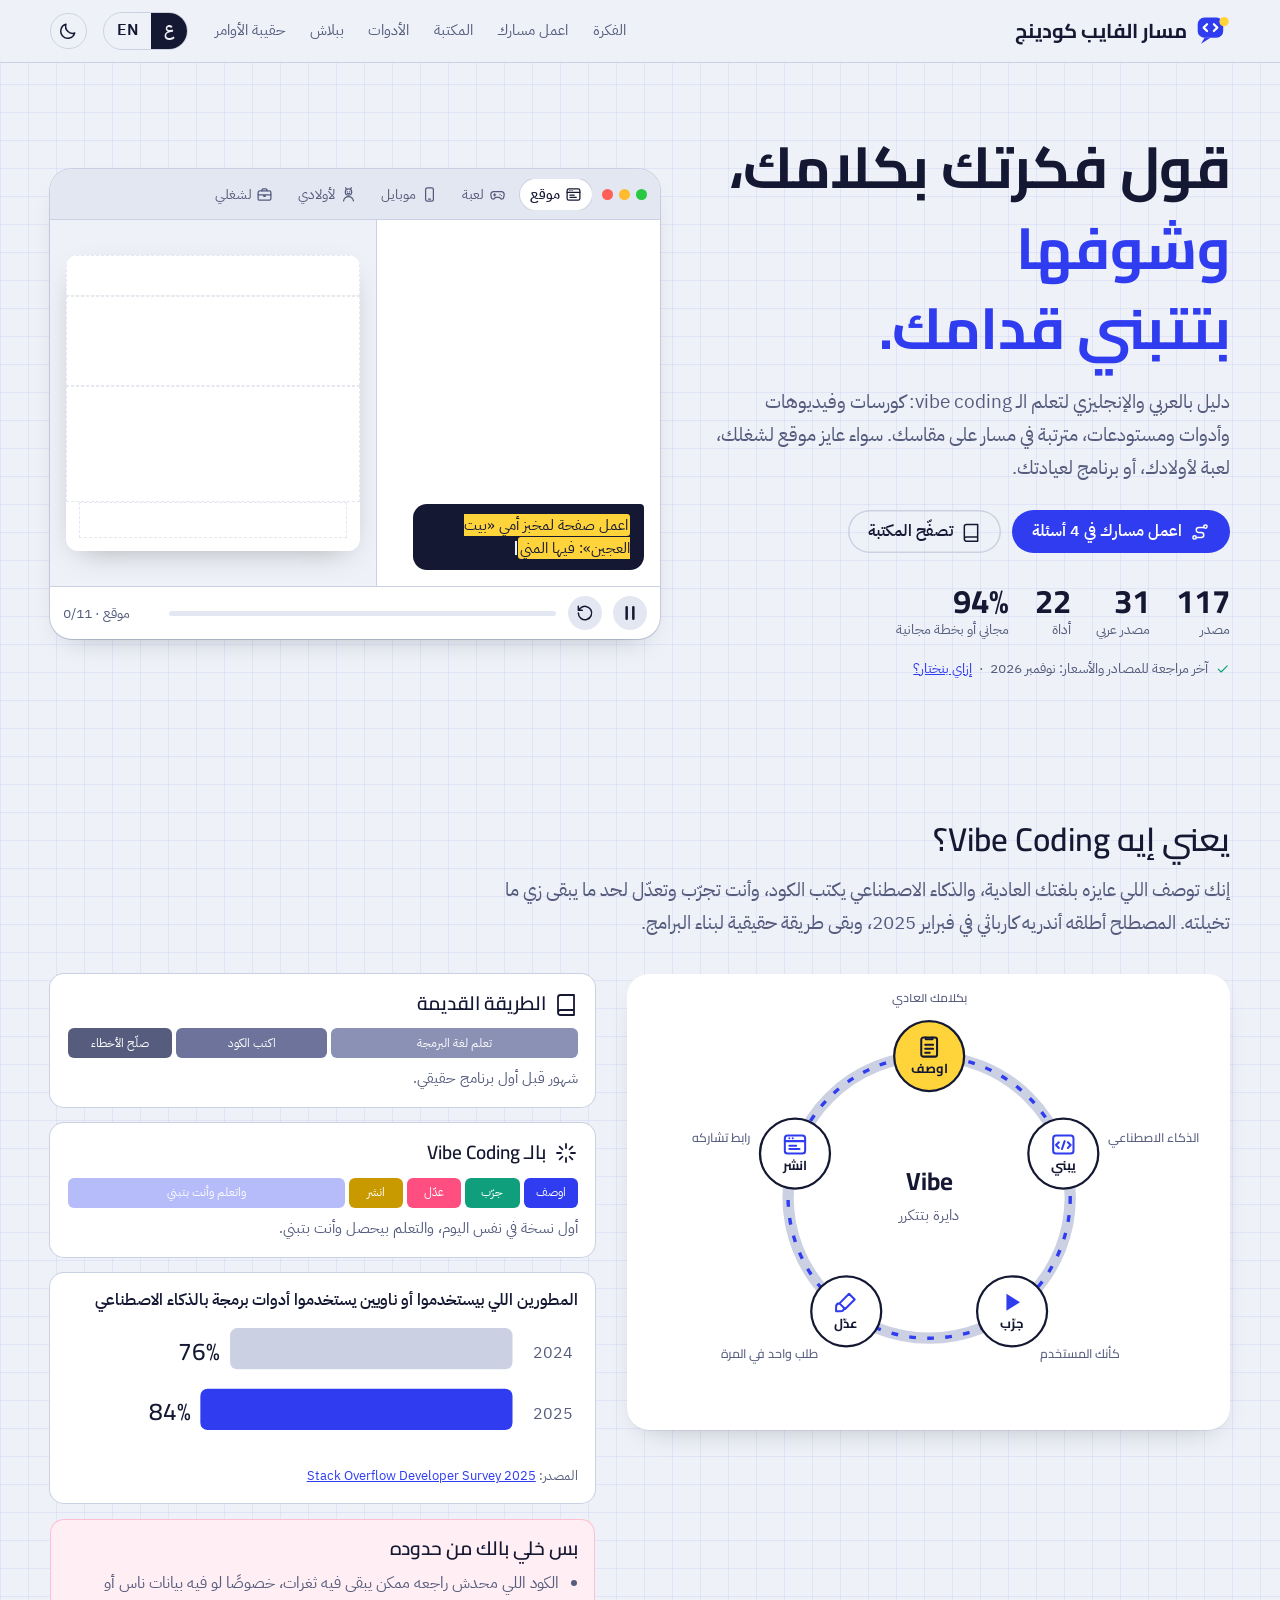
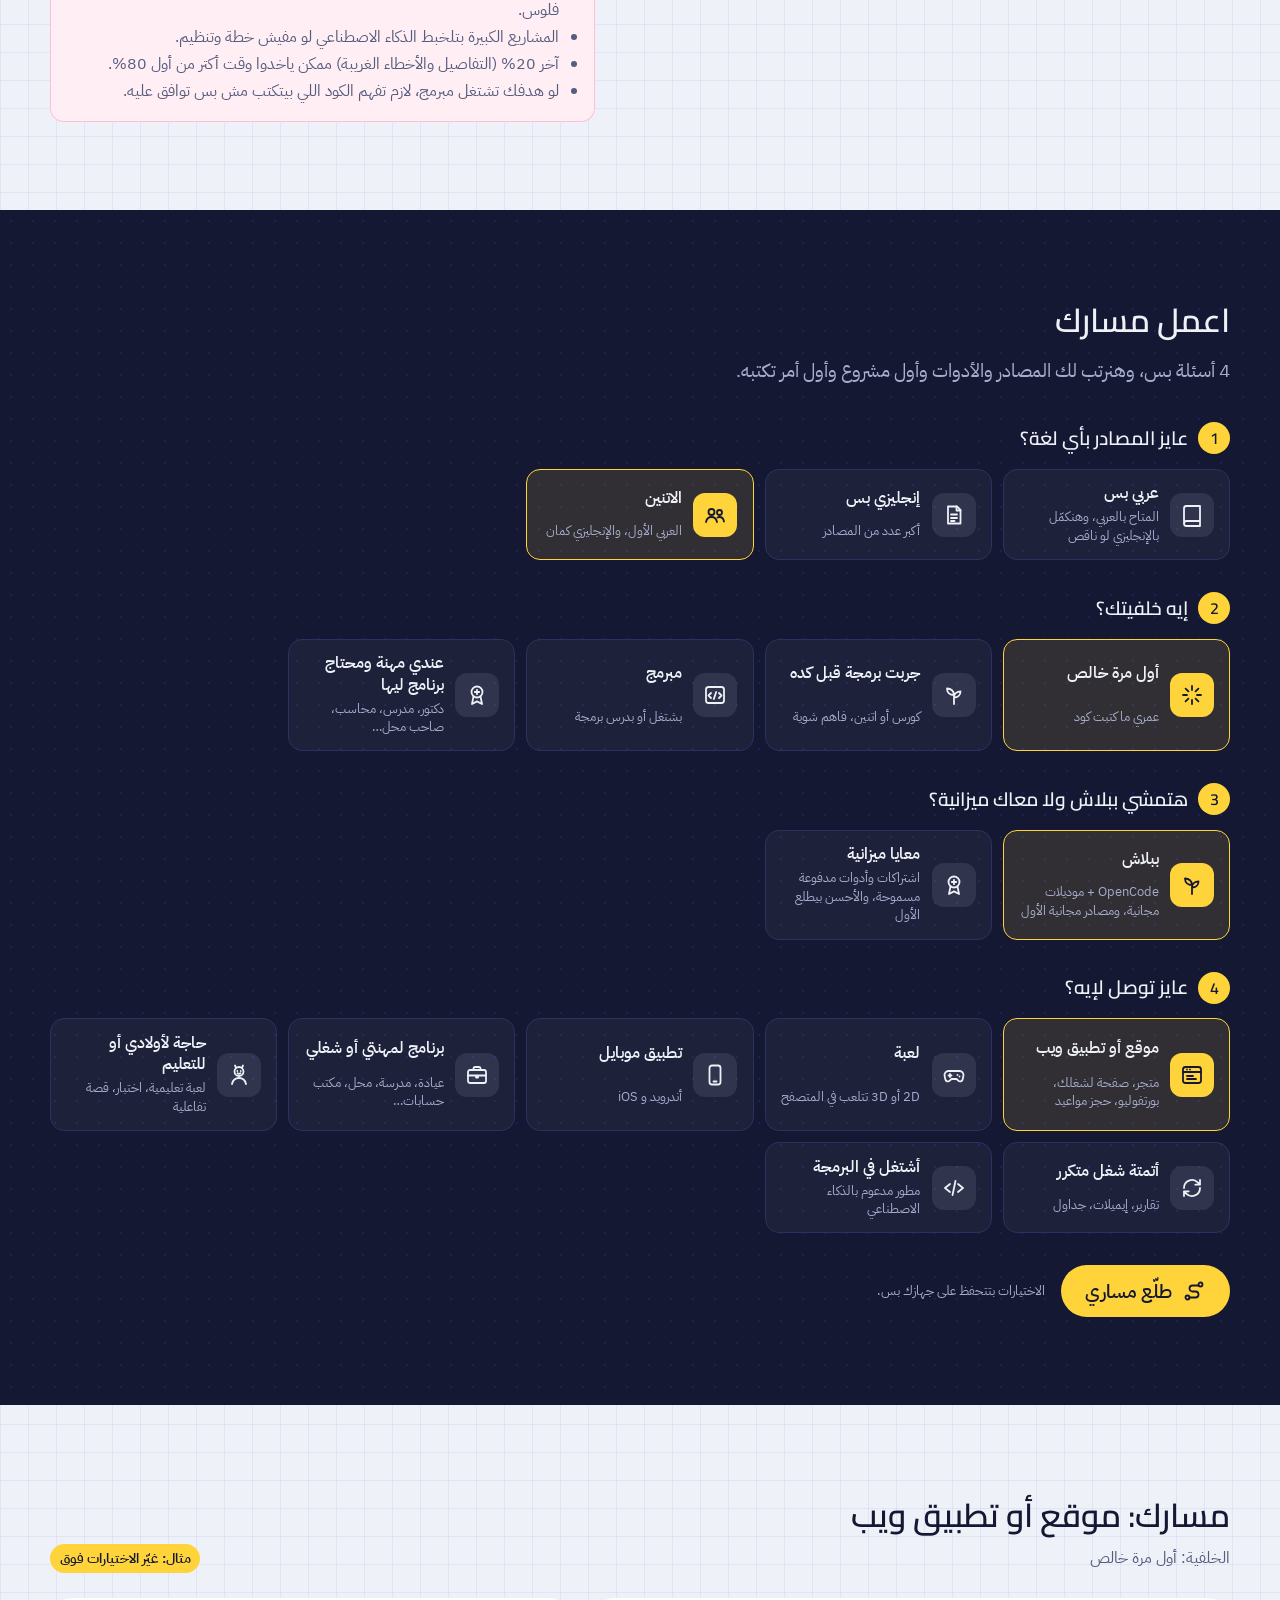
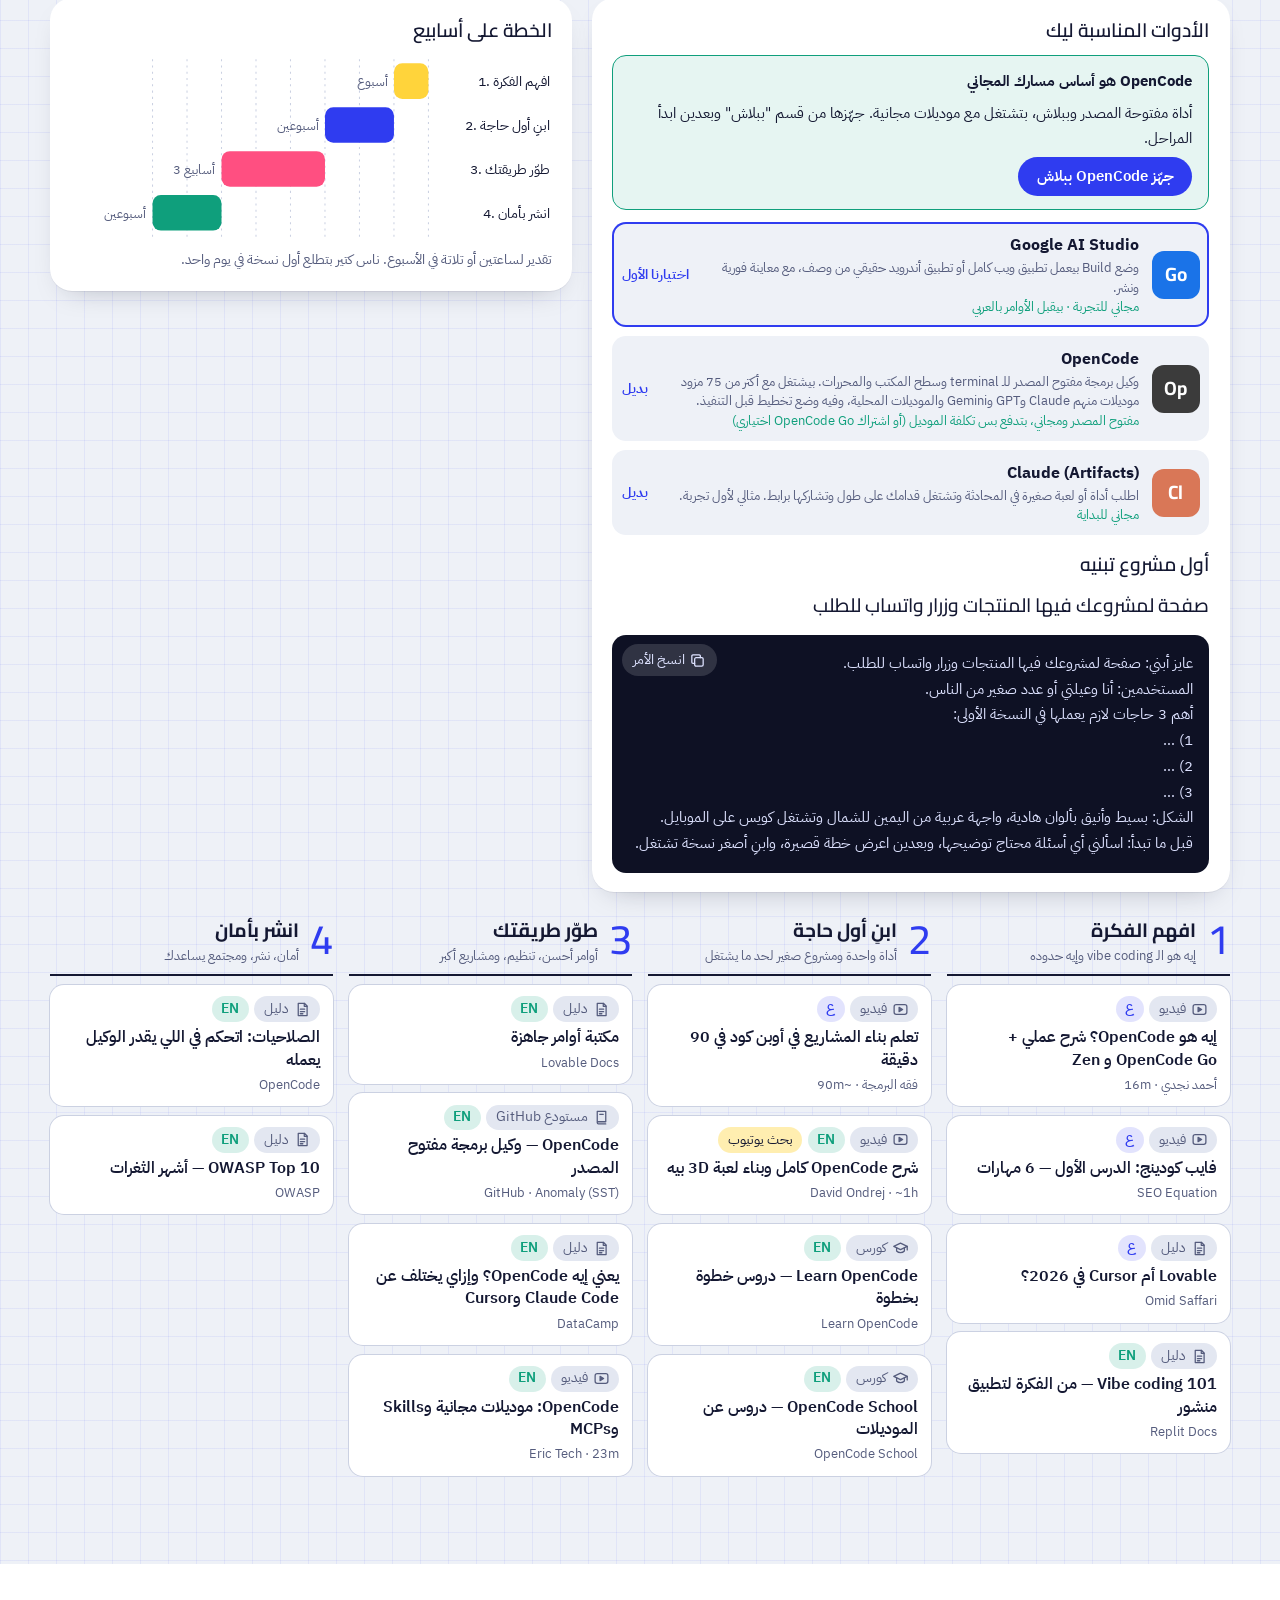
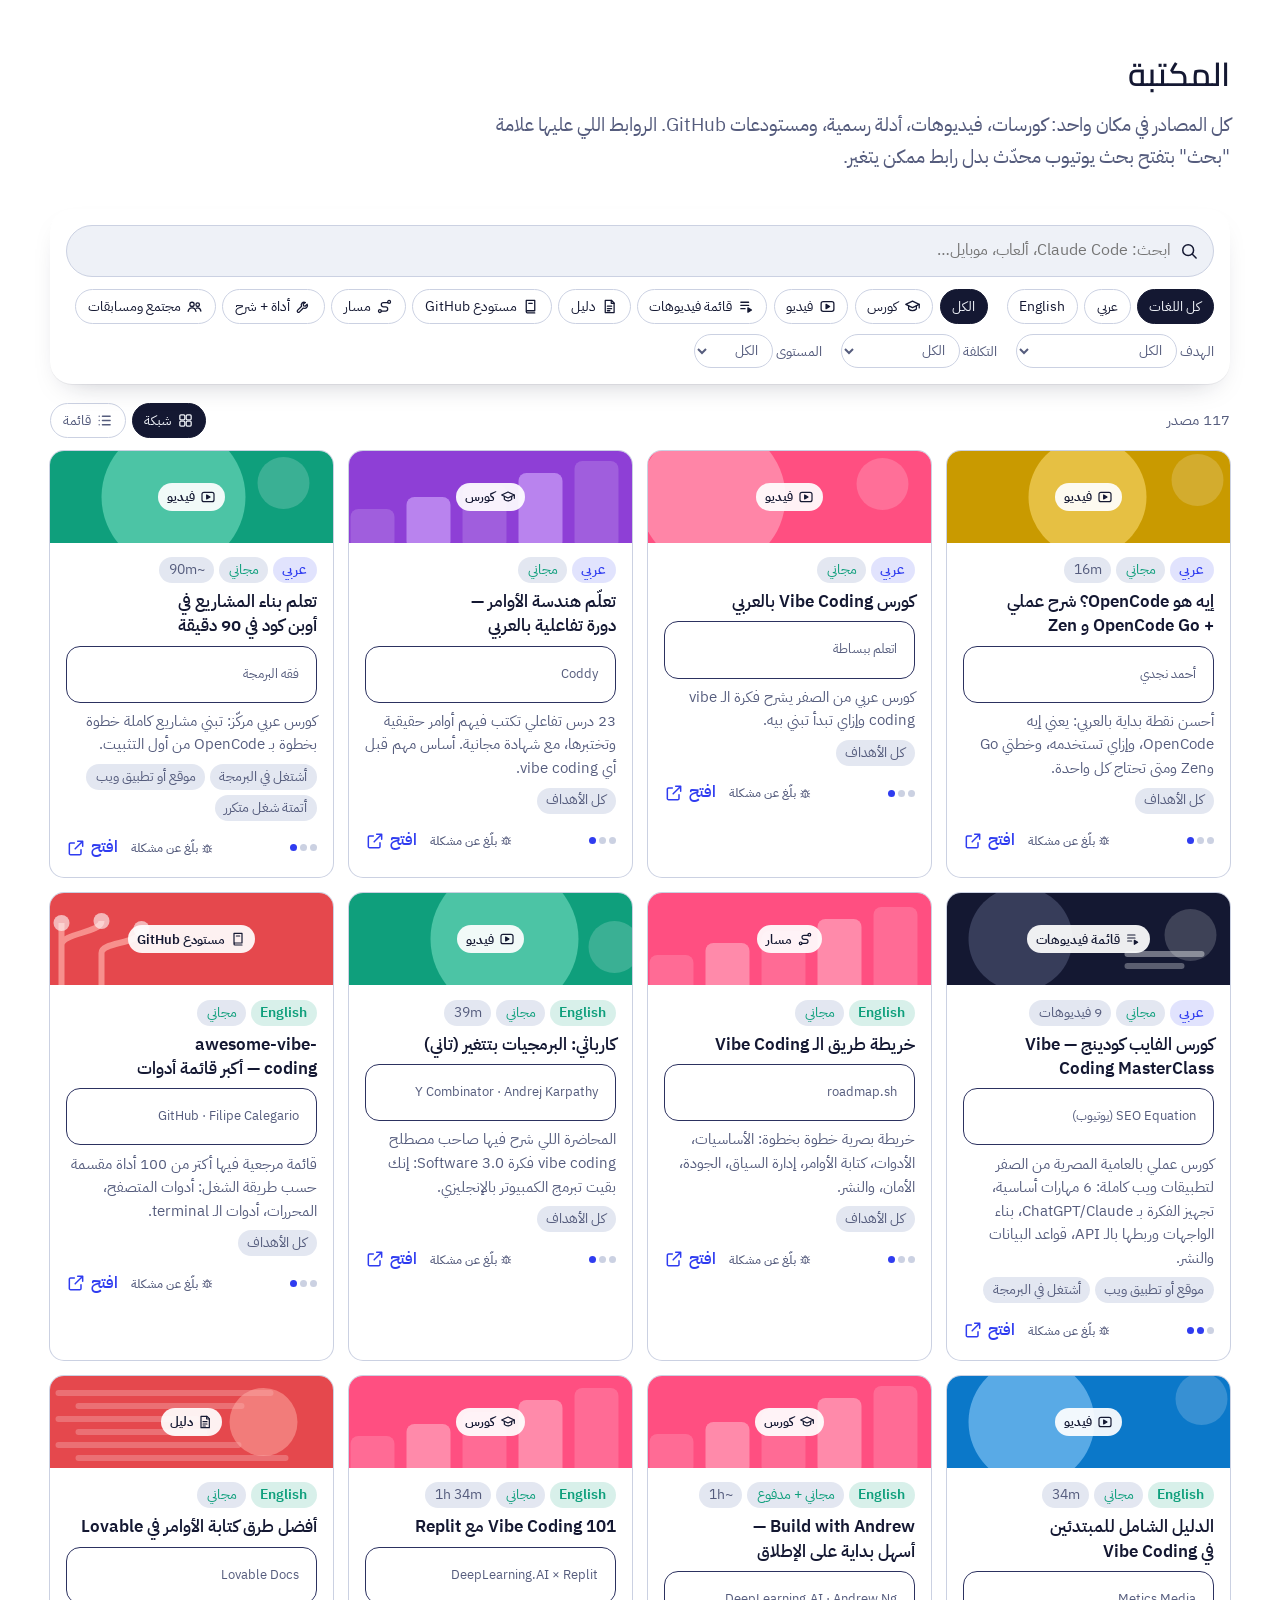
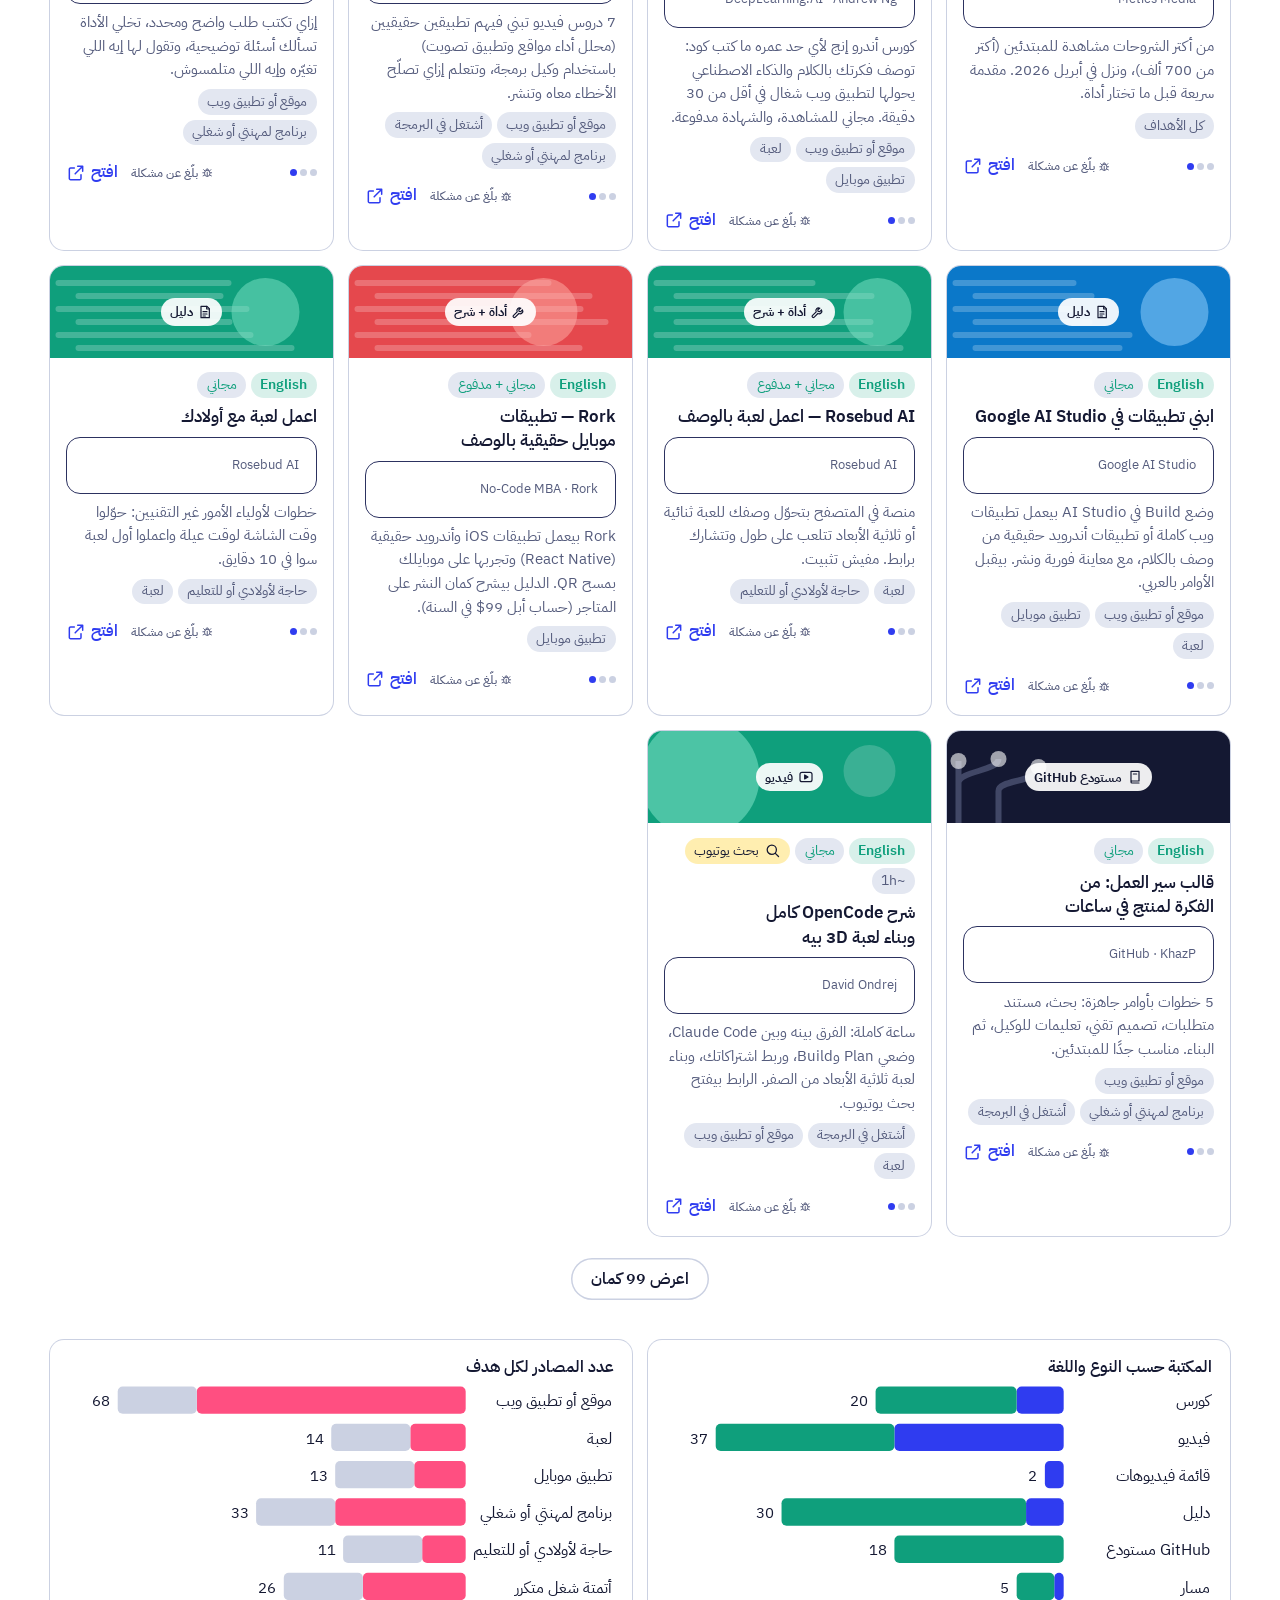
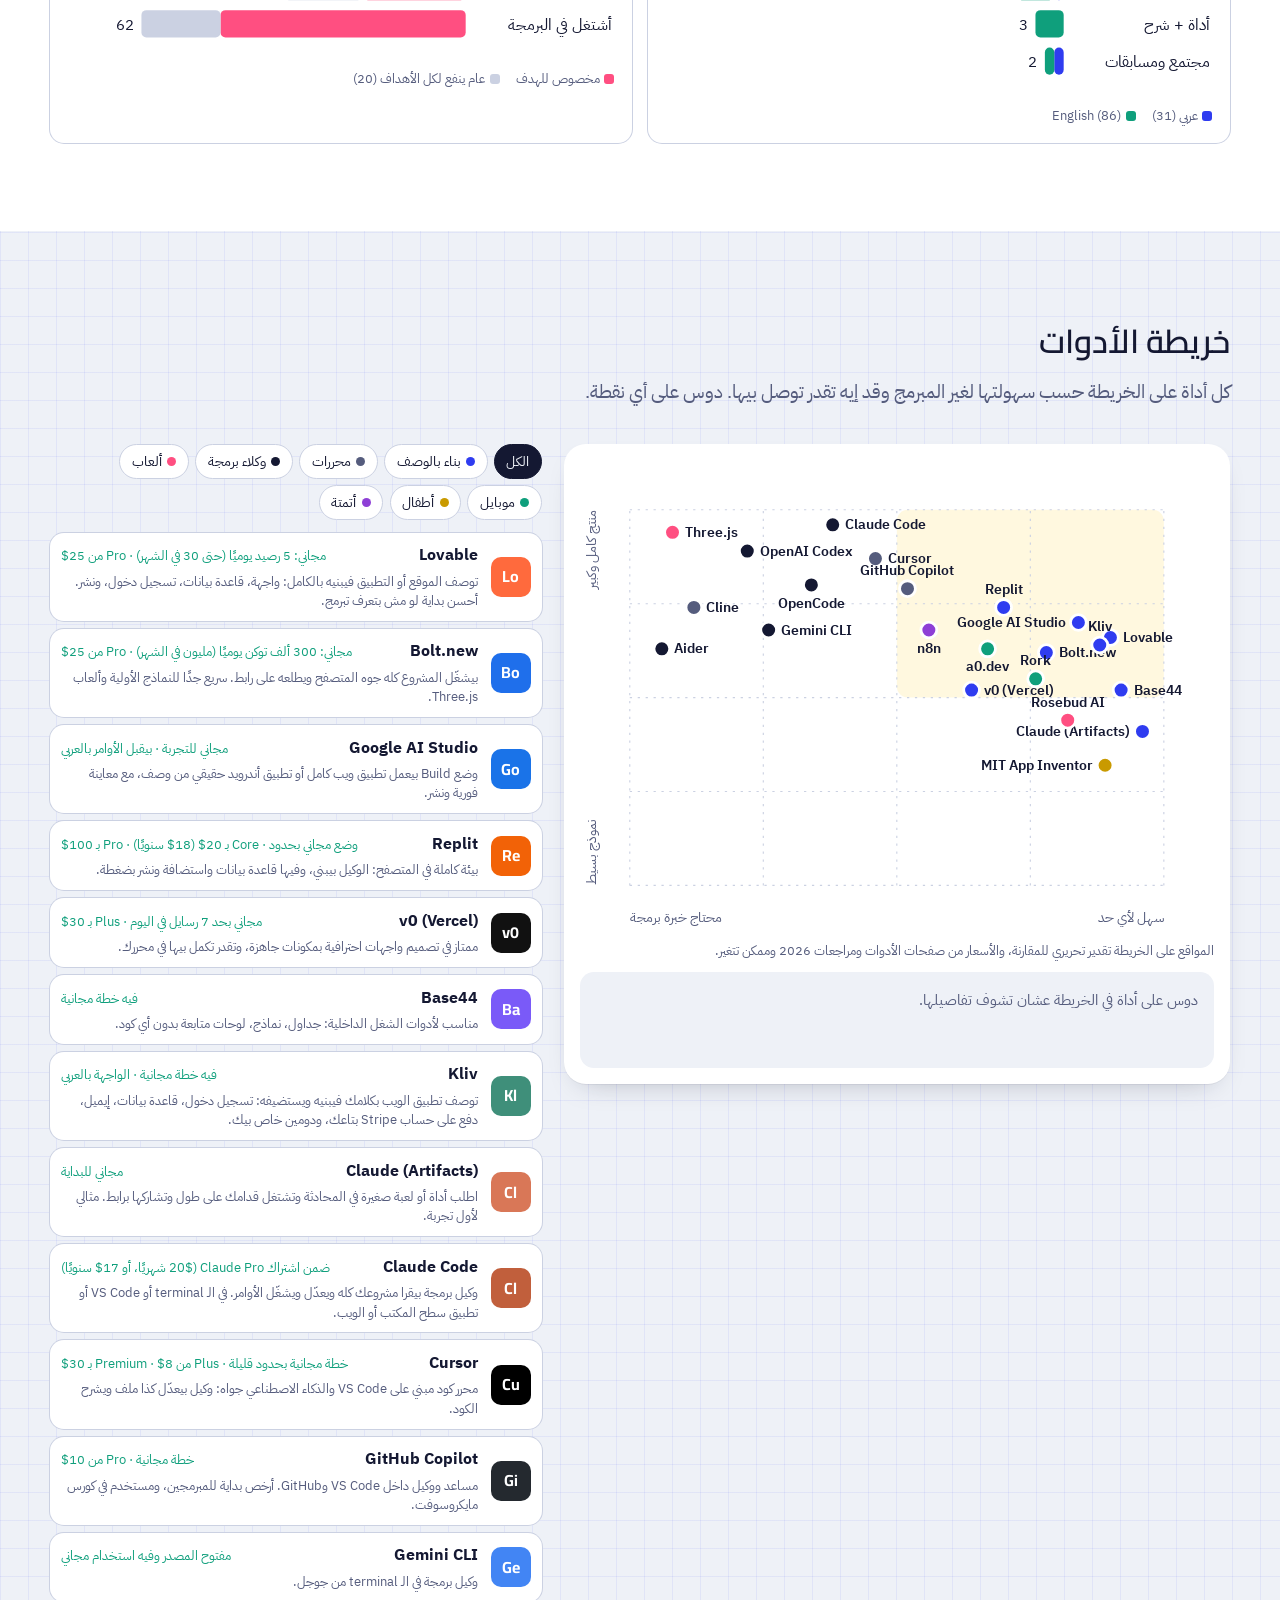
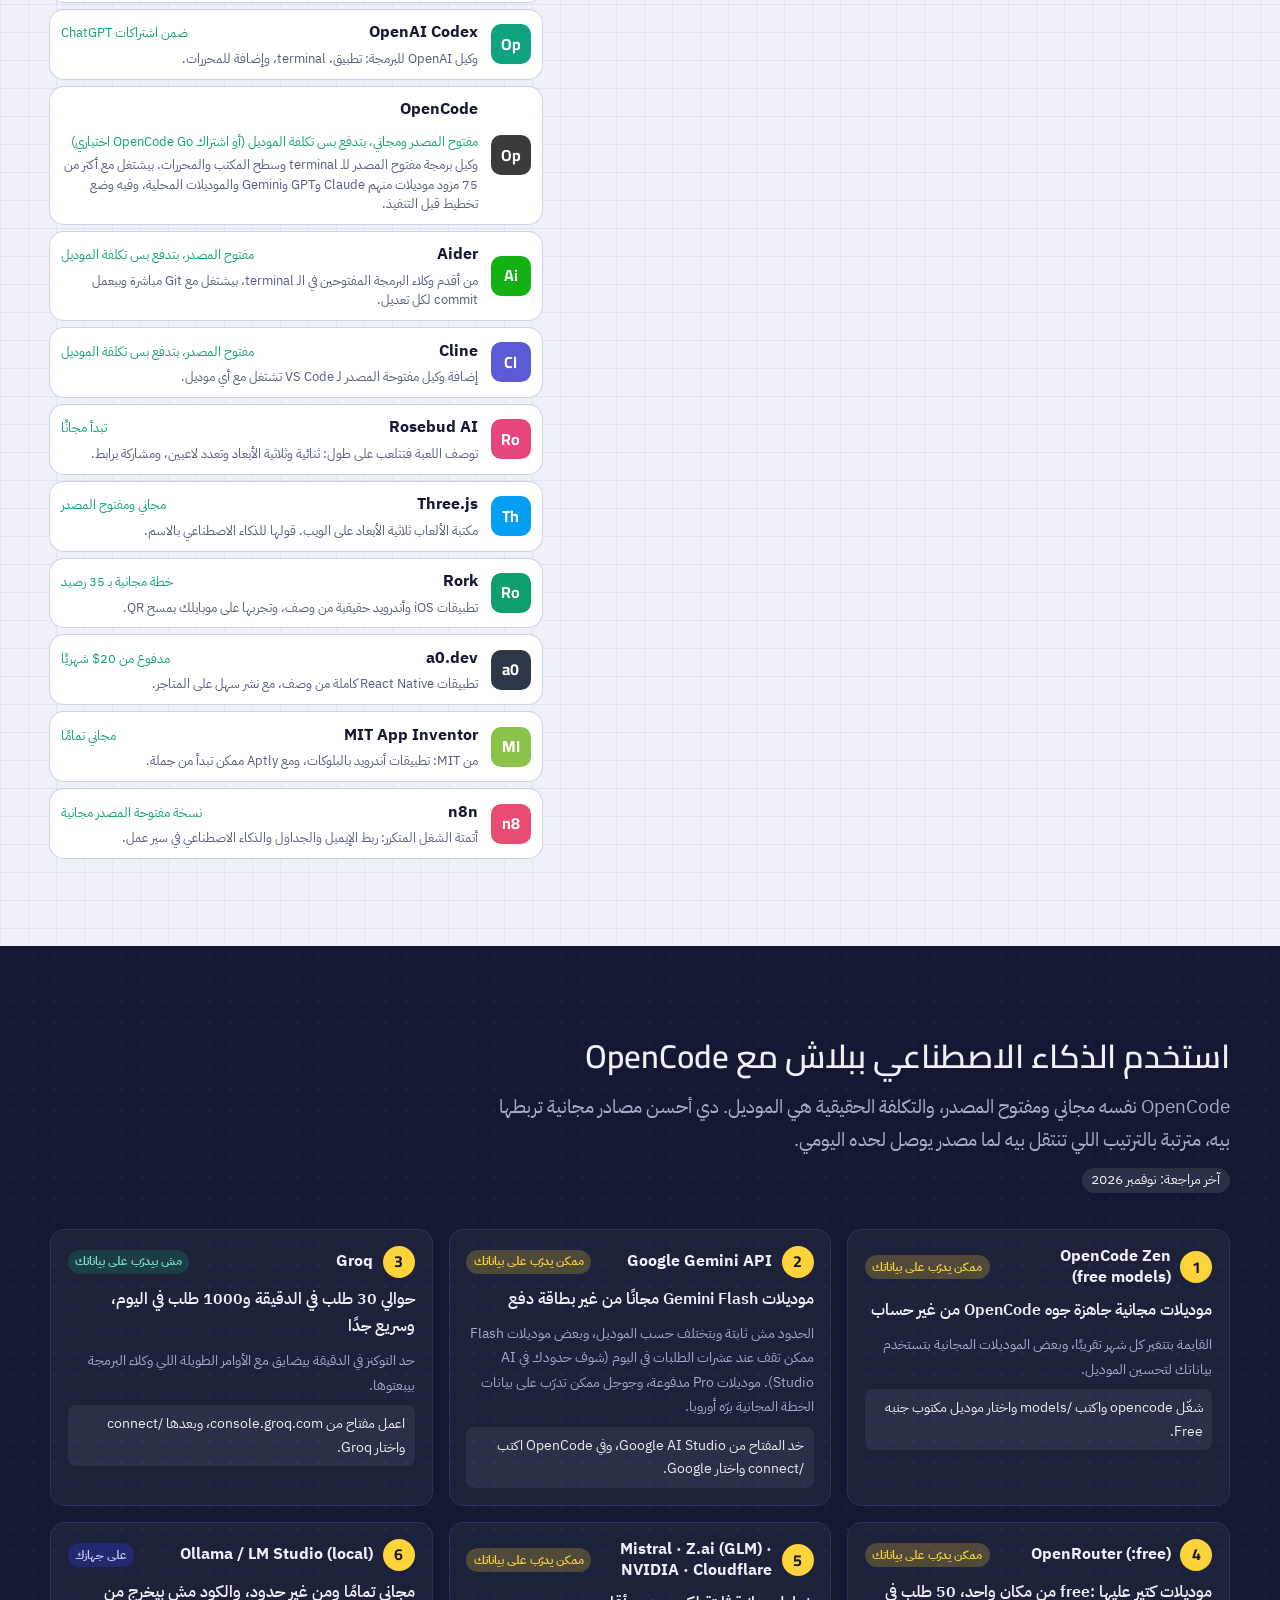
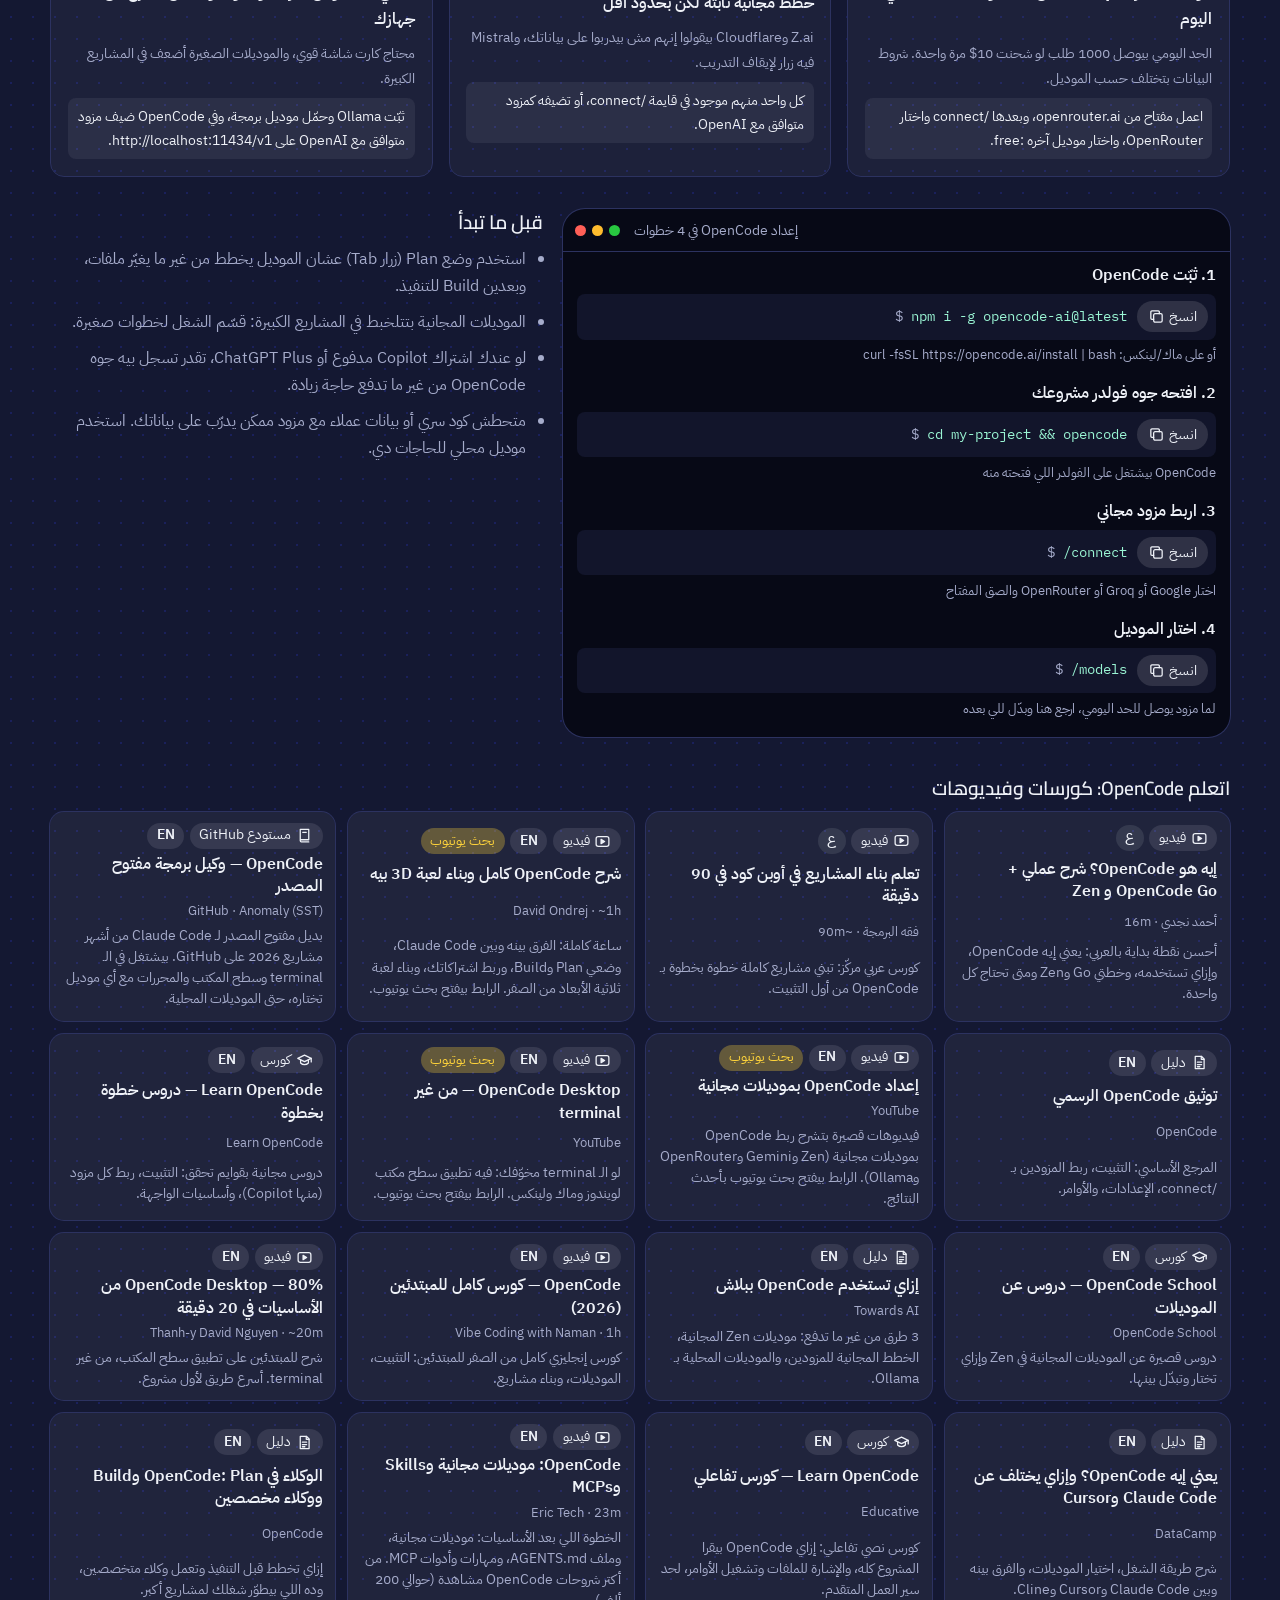
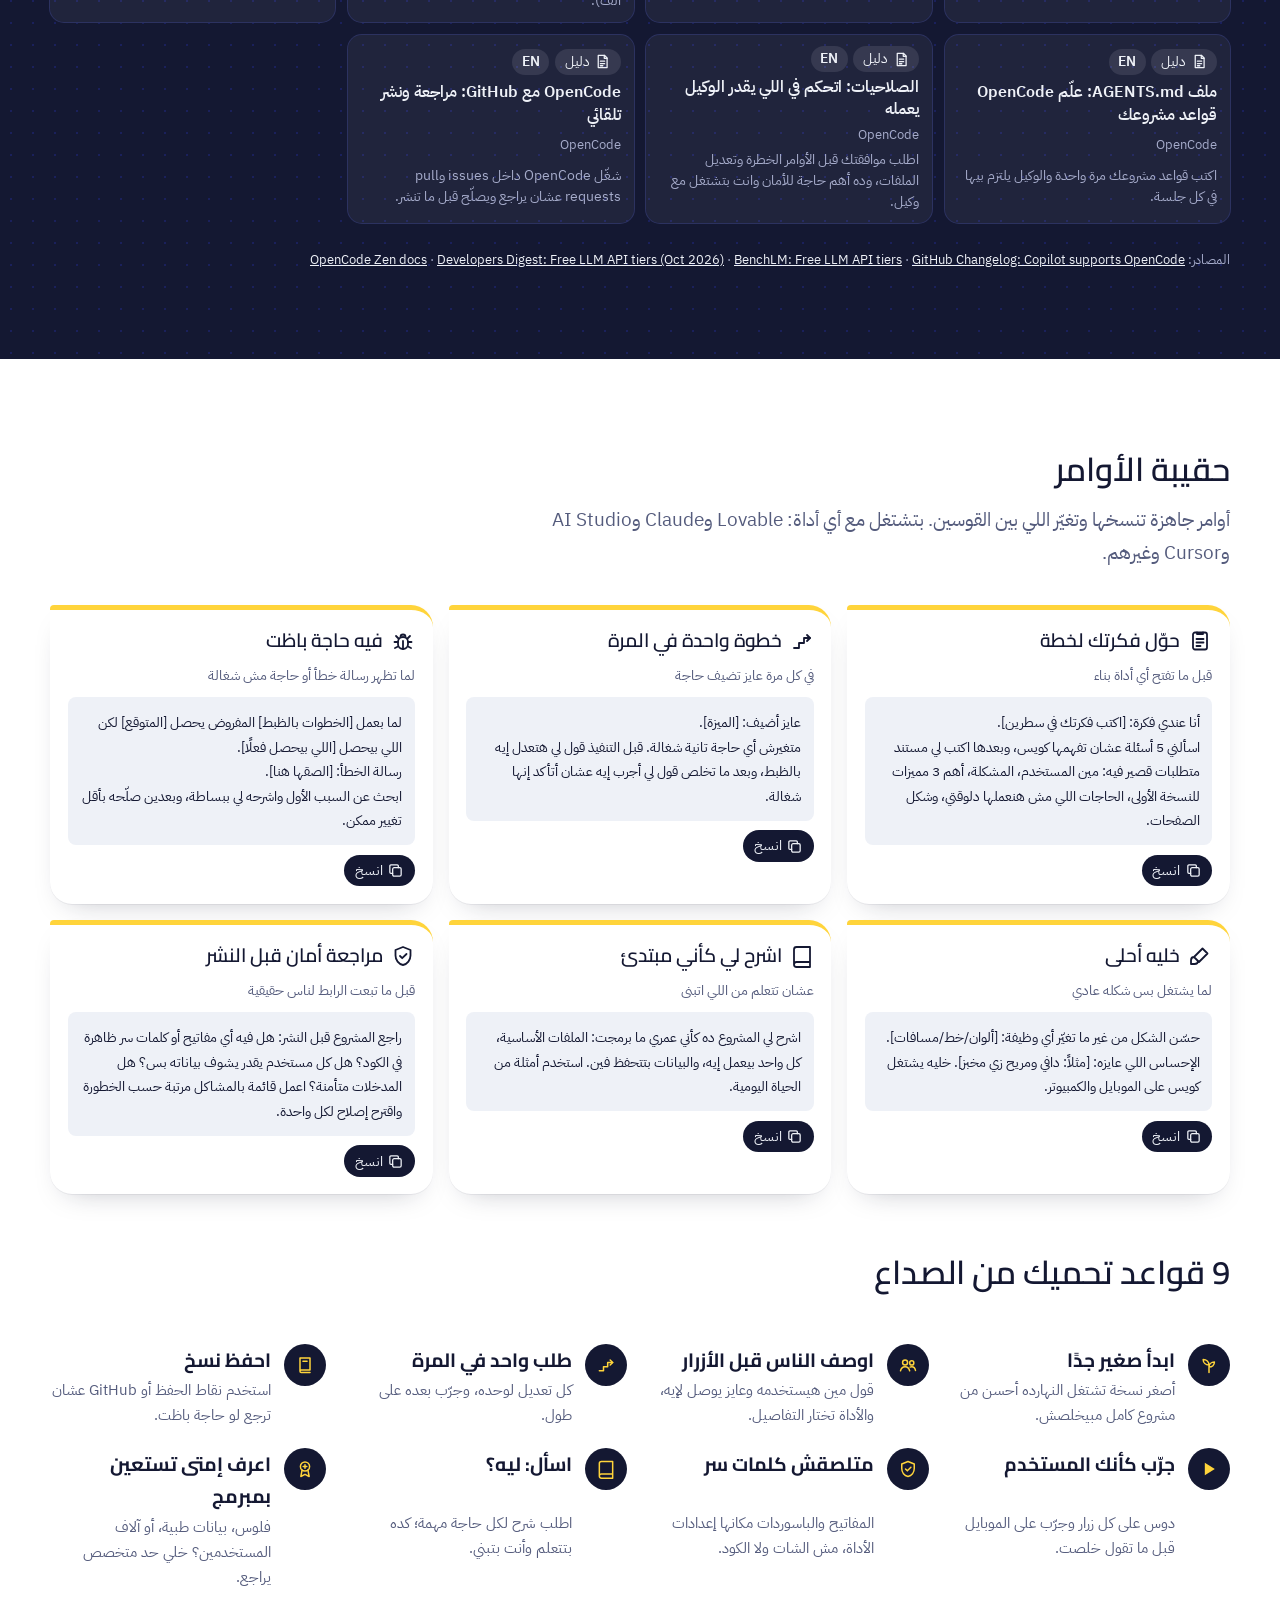
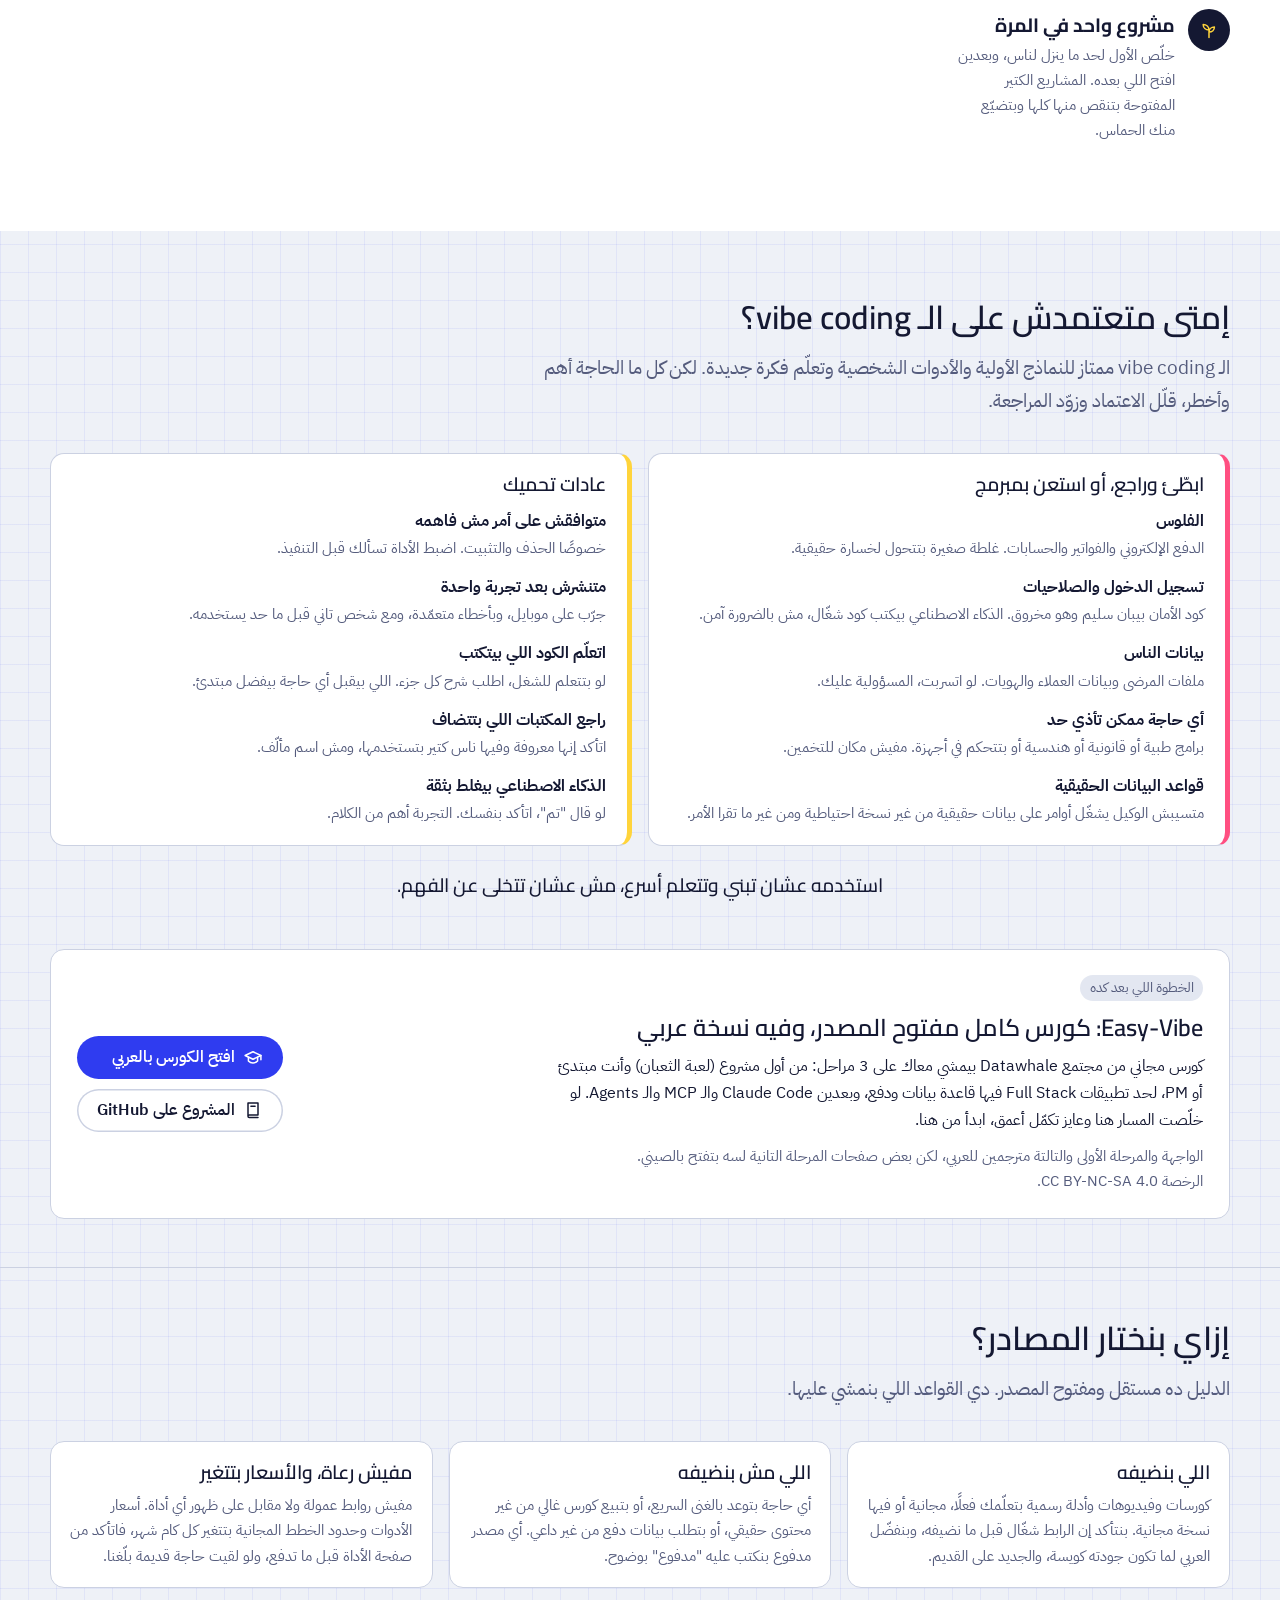
<file: index.html>
<!DOCTYPE html>
<html lang="ar" dir="rtl">
<head>
<meta charset="utf-8">
<meta name="viewport" content="width=device-width, initial-scale=1">
<title>مسار الفايب كودينج</title>
<meta name="description" content="دليل عربي وإنجليزي لتعلم الـ vibe coding: كورسات وفيديوهات وأدوات ومستودعات في مسار على مقاسك.">
<meta name="theme-color" content="#2F3CF0">
<script>
  /* apply a saved manual theme before first paint (no flash); otherwise the CSS follows the system */
  try { var th = JSON.parse(localStorage.getItem("vcp.theme")); if (th === "light" || th === "dark") document.documentElement.setAttribute("data-theme", th); } catch (e) {}
</script>
<link rel="icon" href="assets/favicon.svg" type="image/svg+xml">
<link rel="canonical" href="https://ahmadmansy.github.io/vibe-coding-path/">

<!-- Social preview (WhatsApp, X, LinkedIn, Telegram...) -->
<meta property="og:type" content="website">
<meta property="og:site_name" content="مسار الفايب كودينج · Vibe Coding Path">
<meta property="og:title" content="مسار الفايب كودينج · Vibe Coding Path">
<meta property="og:description" content="دليل عربي وإنجليزي لتعلم الـ vibe coding: اعمل مسارك في 4 أسئلة، ومعاه كورسات وأدوات ومسار مجاني بـ OpenCode. · A bilingual guide to learning vibe coding, with a free OpenCode path.">
<meta property="og:url" content="https://ahmadmansy.github.io/vibe-coding-path/">
<meta property="og:image" content="https://ahmadmansy.github.io/vibe-coding-path/assets/og.png">
<meta property="og:image:width" content="1200">
<meta property="og:image:height" content="630">
<meta property="og:image:alt" content="مسار الفايب كودينج: دليل لتعلم vibe coding">
<meta property="og:locale" content="ar_AR">
<meta property="og:locale:alternate" content="en_US">
<meta name="twitter:card" content="summary_large_image">
<meta name="twitter:title" content="مسار الفايب كودينج · Vibe Coding Path">
<meta name="twitter:description" content="دليل عربي وإنجليزي لتعلم الـ vibe coding بمسار على مقاسك، ومعاه مسار مجاني بـ OpenCode.">
<meta name="twitter:image" content="https://ahmadmansy.github.io/vibe-coding-path/assets/og.png">

<!-- Self-hosted fonts (no Google requests) -->
<link rel="preload" href="assets/fonts/cairo-arabic.woff2" as="font" type="font/woff2" crossorigin>
<link rel="preload" href="assets/fonts/ibmplexsansarabic-400-arabic.woff2" as="font" type="font/woff2" crossorigin>
<link rel="stylesheet" href="assets/fonts/fonts.css">
<link rel="stylesheet" href="assets/app.css">
</head>
<body>
<a class="skip" href="#main" data-i18n="skip">تخطّى للمحتوى الرئيسي</a>
<noscript>
  <div style="padding:1.2rem;margin:1rem;border:2px solid #E5484D;border-radius:12px;background:#fff;color:#141832;font:16px/1.7 system-ui,sans-serif;text-align:center">
    الموقع ده محتاج JavaScript عشان يشتغل. فعّله من إعدادات المتصفح وحدّث الصفحة.<br>
    This site needs JavaScript to run. Please enable it in your browser and reload.
  </div>
</noscript>

<!-- ============ icon sprite ============ -->
<svg width="0" height="0" style="position:absolute" aria-hidden="true">
  <symbol id="i-web" viewBox="0 0 24 24"><rect x="3" y="4" width="18" height="16" rx="2.5"/><path d="M3 9h18M7 6.5h.01M10 6.5h.01M7 13h6M7 16h9"/></symbol>
  <symbol id="i-game" viewBox="0 0 24 24"><path d="M6.5 8h11a4 4 0 0 1 3.9 4.9l-.8 3.6a2.5 2.5 0 0 1-4.3 1.1L14.5 16h-5l-1.8 1.6a2.5 2.5 0 0 1-4.3-1.1l-.8-3.6A4 4 0 0 1 6.5 8Z"/><path d="M8 11v3M6.5 12.5h3M15.5 12h.01M17.5 13.5h.01"/></symbol>
  <symbol id="i-mobile" viewBox="0 0 24 24"><rect x="6.5" y="2.5" width="11" height="19" rx="2.5"/><path d="M10.5 18.5h3"/></symbol>
  <symbol id="i-work" viewBox="0 0 24 24"><rect x="3" y="7" width="18" height="13" rx="2"/><path d="M8.5 7V5.5A1.5 1.5 0 0 1 10 4h4a1.5 1.5 0 0 1 1.5 1.5V7M3 12.5h18M11 12.5v2h2v-2"/></symbol>
  <symbol id="i-kids" viewBox="0 0 24 24"><circle cx="12" cy="8.5" r="4.5"/><path d="M10.3 8h.01M13.7 8h.01M10.5 10.3c.9.7 2.1.7 3 0M5 21c.8-3.6 3.6-6 7-6s6.2 2.4 7 6"/><path d="M9 4.6 8 2.5M15 4.6l1-2.1"/></symbol>
  <symbol id="i-auto" viewBox="0 0 24 24"><path d="M4 12a8 8 0 0 1 13.7-5.6L20 8.7M20 4v4.7h-4.7M20 12a8 8 0 0 1-13.7 5.6L4 15.3M4 20v-4.7h4.7"/></symbol>
  <symbol id="i-career" viewBox="0 0 24 24"><path d="m8 8-5 4 5 4M16 8l5 4-5 4M13.5 5l-3 14"/></symbol>
  <symbol id="i-spark" viewBox="0 0 24 24"><path d="M12 3v4M12 17v4M3 12h4M17 12h4M5.6 5.6l2.8 2.8M15.6 15.6l2.8 2.8M18.4 5.6l-2.8 2.8M8.4 15.6l-2.8 2.8"/></symbol>
  <symbol id="i-sprout" viewBox="0 0 24 24"><path d="M12 21v-9M12 12c0-4-3-6.5-7-6.5 0 4 3 6.5 7 6.5ZM12 14.5c0-3.5 2.6-6 6.5-6 0 3.5-2.6 6-6.5 6Z"/></symbol>
  <symbol id="i-code" viewBox="0 0 24 24"><rect x="3" y="4" width="18" height="16" rx="2.5"/><path d="m8 10-2.5 2.5L8 15M16 10l2.5 2.5L16 15M13.2 9l-2.4 7"/></symbol>
  <symbol id="i-badge" viewBox="0 0 24 24"><circle cx="12" cy="9" r="5.5"/><path d="M8.5 13.3 7 21l5-2.6 5 2.6-1.5-7.7M12 6.8v4.4M9.8 9h4.4"/></symbol>
  <symbol id="i-plan" viewBox="0 0 24 24"><rect x="5" y="3.5" width="14" height="17" rx="2"/><path d="M9 3.5V5h6V3.5M8.5 10h7M8.5 13.5h7M8.5 17h4"/></symbol>
  <symbol id="i-step" viewBox="0 0 24 24"><path d="M4 19h5v-5h5V9h6"/><path d="m17 6 3 3-3 3"/></symbol>
  <symbol id="i-bug" viewBox="0 0 24 24"><rect x="7" y="8" width="10" height="12" rx="5"/><path d="M12 12v8M7 13H3.5M20.5 13H17M7 17.5l-3 1.5M17 17.5l3 1.5M7.5 9.5 5 7M16.5 9.5 19 7M9.5 8a2.5 2.5 0 0 1 5 0"/></symbol>
  <symbol id="i-brush" viewBox="0 0 24 24"><path d="M14.5 4.5 19.5 9.5 11 18l-5-5ZM6 13c-2 0-3 1.5-3 3.5V20h3.5C8.5 20 10 19 10 17"/></symbol>
  <symbol id="i-book" viewBox="0 0 24 24"><path d="M4 5.5A2.5 2.5 0 0 1 6.5 3H20v15H6.5A2.5 2.5 0 0 0 4 20.5ZM4 20.5A2.5 2.5 0 0 0 6.5 23H20v-5"/></symbol>
  <symbol id="i-shield" viewBox="0 0 24 24"><path d="M12 3 4.5 6v5.5c0 4.6 3.1 8.5 7.5 9.5 4.4-1 7.5-4.9 7.5-9.5V6Z"/><path d="m9 12 2.2 2.2L15.5 10"/></symbol>
  <symbol id="i-play" viewBox="0 0 24 24"><path d="M7 4.5v15l12-7.5Z" fill="currentColor" stroke="none"/></symbol>
  <symbol id="i-pause" viewBox="0 0 24 24"><path d="M8 5v14M16 5v14" stroke-width="3"/></symbol>
  <symbol id="i-replay" viewBox="0 0 24 24"><path d="M4 12a8 8 0 1 0 2.4-5.7L4 8.7M4 4v4.7h4.7"/></symbol>
  <symbol id="i-copy" viewBox="0 0 24 24"><rect x="8" y="8" width="12" height="12" rx="2"/><path d="M16 8V5.5A1.5 1.5 0 0 0 14.5 4h-9A1.5 1.5 0 0 0 4 5.5v9A1.5 1.5 0 0 0 5.5 16H8"/></symbol>
  <symbol id="i-moon" viewBox="0 0 24 24"><path d="M20 14.5A8.5 8.5 0 0 1 9.5 4a8.5 8.5 0 1 0 10.5 10.5Z"/></symbol>
  <symbol id="i-sun" viewBox="0 0 24 24"><circle cx="12" cy="12" r="4"/><path d="M12 2.5v2.2M12 19.3v2.2M2.5 12h2.2M19.3 12h2.2M5.3 5.3l1.6 1.6M17.1 17.1l1.6 1.6M18.7 5.3l-1.6 1.6M6.9 17.1l-1.6 1.6"/></symbol>
  <symbol id="i-check" viewBox="0 0 24 24"><path d="m5 12.5 4.5 4.5L19 7.5"/></symbol>
  <symbol id="i-search" viewBox="0 0 24 24"><circle cx="11" cy="11" r="6.5"/><path d="m16 16 4.5 4.5"/></symbol>
  <symbol id="i-ext" viewBox="0 0 24 24"><path d="M14 4h6v6M20 4l-9 9M18 14v4.5A1.5 1.5 0 0 1 16.5 20h-11A1.5 1.5 0 0 1 4 18.5v-11A1.5 1.5 0 0 1 5.5 6H10"/></symbol>
  <symbol id="i-video" viewBox="0 0 24 24"><rect x="3" y="5" width="18" height="14" rx="3"/><path d="M10 9v6l5-3Z" fill="currentColor"/></symbol>
  <symbol id="i-playlist" viewBox="0 0 24 24"><path d="M4 6h11M4 10.5h11M4 15h6"/><path d="M14 14v6l5-3Z" fill="currentColor"/></symbol>
  <symbol id="i-course" viewBox="0 0 24 24"><path d="M2.5 9 12 4.5 21.5 9 12 13.5Z"/><path d="M6.5 11v4.5c1.5 1.6 3.4 2.4 5.5 2.4s4-.8 5.5-2.4V11M21.5 9v5"/></symbol>
  <symbol id="i-repo" viewBox="0 0 24 24"><path d="M6 3.5h12V18H7.5A1.5 1.5 0 0 0 6 19.5ZM6 19.5A1.5 1.5 0 0 0 7.5 21H18M9.5 7.5h5"/></symbol>
  <symbol id="i-guide" viewBox="0 0 24 24"><path d="M6 3.5h9l3.5 3.5V20.5H6Z"/><path d="M14.5 3.5V7.5h4M9 11.5h6M9 15h6M9 18h3.5"/></symbol>
  <symbol id="i-path" viewBox="0 0 24 24"><circle cx="5.5" cy="18.5" r="2"/><circle cx="18.5" cy="5.5" r="2"/><path d="M7.5 18.5h6a3 3 0 0 0 0-6h-3a3 3 0 0 1 0-6h6"/></symbol>
  <symbol id="i-community" viewBox="0 0 24 24"><circle cx="8.5" cy="9" r="3"/><circle cx="16.5" cy="9.5" r="2.5"/><path d="M3 19c.6-3 2.8-5 5.5-5s4.9 2 5.5 5M14.5 14.5c.6-.3 1.3-.5 2-.5 2.3 0 4 1.7 4.5 4.5"/></symbol>
  <symbol id="i-tool" viewBox="0 0 24 24"><path d="M14.7 6.3a4 4 0 0 0-5.4 5.4l-5.8 5.8a1.8 1.8 0 0 0 2.5 2.5l5.8-5.8a4 4 0 0 0 5.4-5.4l-2.6 2.6-2.5-.4-.4-2.5Z"/></symbol>
  <symbol id="i-gear" viewBox="0 0 24 24"><circle cx="12" cy="12" r="3"/><path d="M12 2.5v3M12 18.5v3M4.2 6.5l2.5 1.5M17.3 16l2.5 1.5M4.2 17.5 6.7 16M17.3 8l2.5-1.5"/></symbol>
  <symbol id="i-plus" viewBox="0 0 24 24"><path d="M12 5v14M5 12h14"/></symbol>
  <symbol id="i-eye" viewBox="0 0 24 24"><path d="M2.5 12S6 5.5 12 5.5 21.5 12 21.5 12 18 18.5 12 18.5 2.5 12 2.5 12Z"/><circle cx="12" cy="12" r="2.8"/></symbol>
  <symbol id="i-eyeoff" viewBox="0 0 24 24"><path d="M3 3l18 18M10.6 6.1A9.6 9.6 0 0 1 12 6c6 0 9.5 6 9.5 6a17 17 0 0 1-3 3.6M6.4 7.6A16.6 16.6 0 0 0 2.5 12S6 18 12 18a9 9 0 0 0 4-.9"/></symbol>
  <symbol id="i-edit" viewBox="0 0 24 24"><path d="M15.5 4.5 19.5 8.5 9 19H5v-4Z"/></symbol>
  <symbol id="i-trash" viewBox="0 0 24 24"><path d="M4.5 7h15M9.5 7V4.5h5V7M6.5 7l1 13h9l1-13"/></symbol>
  <symbol id="i-close" viewBox="0 0 24 24"><path d="M6 6l12 12M18 6 6 18"/></symbol>
  <symbol id="i-grid" viewBox="0 0 24 24"><rect x="4" y="4" width="7" height="7" rx="1.5"/><rect x="13" y="4" width="7" height="7" rx="1.5"/><rect x="4" y="13" width="7" height="7" rx="1.5"/><rect x="13" y="13" width="7" height="7" rx="1.5"/></symbol>
  <symbol id="i-list" viewBox="0 0 24 24"><path d="M9 6h11M9 12h11M9 18h11M4.5 6h.01M4.5 12h.01M4.5 18h.01"/></symbol>
  <symbol id="i-tool-guide" viewBox="0 0 24 24"><path d="M14.7 6.3a4 4 0 0 0-5.4 5.4l-5.8 5.8a1.8 1.8 0 0 0 2.5 2.5l5.8-5.8a4 4 0 0 0 5.4-5.4l-2.6 2.6-2.5-.4-.4-2.5Z"/></symbol>
</svg>

<div class="banner" id="banner" hidden></div>

<header class="top">
  <div class="wrap">
    <a class="brand" href="#hero" aria-label="مسار الفايب كودينج">
      <svg viewBox="0 0 40 40" aria-hidden="true">
        <rect x="2" y="4" width="30" height="24" rx="8" fill="var(--accent)"/>
        <path d="M10 28 6 35l11-7" fill="var(--accent)"/>
        <path d="m13 12-4 4 4 4M21 12l4 4-4 4" stroke="var(--accent-ink)" stroke-width="2.6" fill="none" stroke-linecap="round" stroke-linejoin="round"/>
        <circle cx="33" cy="9" r="5.5" fill="var(--hl)"/>
      </svg>
      <span data-i18n="brand">مسار الفايب كودينج</span>
    </a>
    <nav class="nav" aria-label="الأقسام">
      <a href="#idea" data-i18n="nav.idea">الفكرة</a>
      <a href="#wizard" data-i18n="nav.wizard">اعمل مسارك</a>
      <a href="#library" data-i18n="nav.library">المكتبة</a>
      <a href="#tools" data-i18n="nav.tools">الأدوات</a>
      <a href="#free" data-i18n="nav.free">ببلاش</a>
      <a href="#prompts" data-i18n="nav.prompts">حقيبة الأوامر</a>
    </nav>
    <div class="lang-switch" role="group" aria-label="Language">
      <button type="button" id="lang-ar" aria-pressed="true">ع</button>
      <button type="button" id="lang-en" aria-pressed="false">EN</button>
    </div>
    <button type="button" class="theme-btn" id="theme-btn" aria-label="الوضع الداكن"><svg class="icon" aria-hidden="true"><use id="theme-ic" href="#i-moon"/></svg></button>
  </div>
</header>

<main id="main" tabindex="-1">
<!-- ============ HERO ============ -->
<section class="hero" id="hero">
  <div class="wrap">
    <div>
      <h1><span data-i18n="hero.l1">قول فكرتك بكلامك،</span><span class="line2" data-i18n="hero.l2">وشوفها بتتبني قدامك.</span></h1>
      <p class="lede" data-i18n="hero.lede">دليل بالعربي والإنجليزي لتعلم الـ vibe coding: كورسات وفيديوهات وأدوات ومستودعات، مترتبة في مسار على مقاسك. سواء عايز موقع لشغلك، لعبة لأولادك، أو برنامج لعيادتك.</p>
      <div class="ctas">
        <a class="btn" href="#wizard"><svg class="icon"><use href="#i-path"/></svg><span data-i18n="hero.cta">اعمل مسارك في 4 أسئلة</span></a>
        <a class="btn ghost" href="#library"><svg class="icon"><use href="#i-book"/></svg><span data-i18n="hero.cta2">تصفّح المكتبة</span></a>
      </div>
      <div class="counts" id="counts"></div>
      <p class="reviewed"><svg class="icon"><use href="#i-check"/></svg><span data-i18n="hero.reviewed">آخر مراجعة للمصادر والأسعار: نوفمبر 2026</span> · <a href="#curation" data-i18n="hero.how">إزاي بنختار؟</a></p>
    </div>

    <div class="studio" id="studio" aria-label="عرض حي">
      <div class="studio-bar">
        <div class="dots" aria-hidden="true"><i></i><i></i><i></i></div>
        <div class="scen-tabs" role="tablist" id="scen-tabs"></div>
      </div>
      <div class="studio-body">
        <div class="chat" id="chat" aria-live="polite"></div>
        <div class="preview sketch" id="preview"></div>
      </div>
      <div class="studio-foot">
        <button type="button" id="st-play" aria-label="إيقاف"><svg class="icon"><use href="#i-pause"/></svg></button>
        <button type="button" id="st-replay" aria-label="إعادة"><svg class="icon"><use href="#i-replay"/></svg></button>
        <div class="progress" aria-hidden="true"><i id="st-prog"></i></div>
        <span class="caption" id="st-cap"></span>
      </div>
    </div>
  </div>
</section>

<!-- ============ IDEA ============ -->
<section id="idea">
  <div class="wrap">
    <div class="sec-head">
      <h2 data-i18n="idea.title">يعني إيه Vibe Coding؟</h2>
      <p data-i18n="idea.lede">إنك توصف اللي عايزه بلغتك العادية، والذكاء الاصطناعي يكتب الكود، وأنت تجرّب وتعدّل لحد ما يبقى زي ما تخيلته. المصطلح أطلقه أندريه كارباثي في فبراير 2025، وبقى طريقة حقيقية لبناء البرامج.</p>
    </div>
    <div class="idea-grid">
      <div class="loop-card" id="loop"></div>
      <div class="versus">
        <div class="lane" id="lane-old"></div>
        <div class="lane" id="lane-new"></div>
        <div class="chart-card" id="so-chart"></div>
        <div class="limits">
          <h3 data-i18n="idea.limitsT">بس خلي بالك من حدوده</h3>
          <ul id="limits-list"></ul>
        </div>
      </div>
    </div>
  </div>
</section>

<!-- ============ WIZARD ============ -->
<section id="wizard" class="band">
  <div class="wrap">
    <div class="sec-head">
      <h2 data-i18n="wiz.title">اعمل مسارك</h2>
      <p data-i18n="wiz.lede">4 أسئلة بس، وهنرتب لك المصادر والأدوات وأول مشروع وأول أمر تكتبه.</p>
    </div>
    <div class="wizard">
      <div class="wstep">
        <h3><span class="n">1</span><span data-i18n="wiz.q1">عايز المصادر بأي لغة؟</span></h3>
        <div class="opts-grid" id="w-lang"></div>
      </div>
      <div class="wstep">
        <h3><span class="n">2</span><span data-i18n="wiz.q2">إيه خلفيتك؟</span></h3>
        <div class="opts-grid" id="w-bg"></div>
        <div class="prof-row" id="w-prof" hidden></div>
      </div>
      <div class="wstep">
        <h3><span class="n">3</span><span data-i18n="wiz.q4">هتمشي ببلاش ولا معاك ميزانية؟</span></h3>
        <div class="opts-grid" id="w-budget"></div>
      </div>
      <div class="wstep">
        <h3><span class="n">4</span><span data-i18n="wiz.q3">عايز توصل لإيه؟</span></h3>
        <div class="opts-grid" id="w-goal"></div>
      </div>
      <div class="wiz-go">
        <button class="btn" type="button" id="w-go"><svg class="icon"><use href="#i-path"/></svg><span data-i18n="wiz.go">طلّع مساري</span></button>
        <small data-i18n="wiz.note">الاختيارات بتتحفظ على جهازك بس.</small>
      </div>
    </div>
  </div>
</section>

<!-- ============ PATH ============ -->
<section id="path">
  <div class="wrap">
    <div class="path-head">
      <div>
        <h2 id="path-title"></h2>
        <p id="path-sub" style="color:var(--muted);margin-top:.4rem"></p>
      </div>
      <span class="example-tag" id="path-example" data-i18n="path.example">مثال: غيّر الاختيارات فوق</span>
    </div>
    <div class="path-top">
      <div class="panel">
        <h3 data-i18n="path.tools">الأدوات المناسبة ليك</h3>
        <div class="oc-banner" id="path-oc" hidden></div>
        <div class="tool-picks" id="path-tools"></div>
        <div class="idea-box">
          <h3 data-i18n="path.project">أول مشروع تبنيه</h3>
          <p class="proj" id="path-project"></p>
          <div class="prompt-box" id="path-prompt"></div>
        </div>
      </div>
      <div class="panel timeline">
        <h3 data-i18n="path.timeline">الخطة على أسابيع</h3>
        <div id="path-timeline"></div>
        <p class="note" data-i18n="path.timeNote">تقدير لساعتين أو تلاتة في الأسبوع. ناس كتير بتطلع أول نسخة في يوم واحد.</p>
      </div>
    </div>
    <div class="stages" id="path-stages"></div>
  </div>
</section>

<!-- ============ LIBRARY ============ -->
<section id="library" style="background:var(--surface)">
  <div class="wrap">
    <div class="sec-head">
      <h2 data-i18n="lib.title">المكتبة</h2>
      <p data-i18n="lib.lede">كل المصادر في مكان واحد: كورسات، فيديوهات، أدلة رسمية، ومستودعات GitHub. الروابط اللي عليها علامة "بحث" بتفتح بحث يوتيوب محدّث بدل رابط ممكن يتغير.</p>
    </div>
    <div class="lib-bar">
      <div class="searchbox"><svg class="icon"><use href="#i-search"/></svg><label class="sr-only" for="q" data-i18n="lib.search">ابحث</label><input id="q" type="search" placeholder="ابحث: Claude Code، ألعاب، موبايل…"></div>
      <div class="lib-filters">
        <div class="toggle-group" id="f-lang" aria-label="language"></div>
        <div class="toggle-group" id="f-type" aria-label="type"></div>
        <label><span data-i18n="lib.goal">الهدف</span> <select id="f-goal"></select></label>
        <label><span data-i18n="lib.cost">التكلفة</span> <select id="f-cost"></select></label>
        <label><span data-i18n="lib.level">المستوى</span> <select id="f-level"></select></label>
      </div>
    </div>
    <div class="lib-meta">
      <span id="lib-count"></span>
      <div class="toggle-group">
        <button class="toggle" type="button" id="v-grid" aria-pressed="true"><svg class="icon"><use href="#i-grid"/></svg><span data-i18n="lib.grid">شبكة</span></button>
        <button class="toggle" type="button" id="v-list" aria-pressed="false"><svg class="icon"><use href="#i-list"/></svg><span data-i18n="lib.list">قائمة</span></button>
      </div>
    </div>
    <div class="cards" id="cards"></div>
    <div class="more-row"><button class="btn ghost" type="button" id="more" hidden></button></div>
    <div class="lib-charts">
      <div class="chart-card" id="chart-types"></div>
      <div class="chart-card" id="chart-goals"></div>
    </div>
  </div>
</section>

<!-- ============ TOOLS ============ -->
<section id="tools">
  <div class="wrap">
    <div class="sec-head">
      <h2 data-i18n="tools.title">خريطة الأدوات</h2>
      <p data-i18n="tools.lede">كل أداة على الخريطة حسب سهولتها لغير المبرمج وقد إيه تقدر توصل بيها. دوس على أي نقطة.</p>
    </div>
    <div class="tools-grid">
      <div class="map-card">
        <div id="tool-map"></div>
        <p class="disclaimer" data-i18n="tools.disc">المواقع على الخريطة تقدير تحريري للمقارنة، والأسعار من صفحات الأدوات ومراجعات 2026 وممكن تتغير.</p>
        <div class="tool-detail" id="tool-detail"></div>
      </div>
      <div>
        <div class="toggle-group" id="t-cat" style="margin-bottom:.8rem"></div>
        <div class="tool-list" id="tool-list"></div>
      </div>
    </div>
  </div>
</section>

<!-- ============ FREE AI ============ -->
<section id="free" class="band">
  <div class="wrap">
    <div class="sec-head">
      <h2 data-i18n="free.title">استخدم الذكاء الاصطناعي ببلاش مع OpenCode</h2>
      <p data-i18n="free.lede">OpenCode نفسه مجاني ومفتوح المصدر، والتكلفة الحقيقية هي الموديل. دي أحسن مصادر مجانية تربطها بيه، مترتبة بالترتيب اللي تنتقل بيه لما مصدر يوصل لحده اليومي.</p>
      <span class="chip" id="free-updated" style="justify-self:start"></span>
    </div>
    <ol class="chain" id="free-chain"></ol>
    <div class="free-grid">
      <div class="term" id="free-steps"></div>
      <div class="free-tips"><h3 data-i18n="free.tipsT">قبل ما تبدأ</h3><ul id="free-tips"></ul></div>
    </div>
    <div class="free-learn">
      <h3 data-i18n="free.learnT">اتعلم OpenCode: كورسات وفيديوهات</h3>
      <div class="learn-grid" id="free-learn"></div>
    </div>
    <p class="free-src" id="free-src"></p>
  </div>
</section>

<!-- ============ PROMPTS ============ -->
<section id="prompts" style="background:var(--surface)">
  <div class="wrap">
    <div class="sec-head">
      <h2 data-i18n="kit.title">حقيبة الأوامر</h2>
      <p data-i18n="kit.lede">أوامر جاهزة تنسخها وتغيّر اللي بين القوسين. بتشتغل مع أي أداة: Lovable وClaude وAI Studio وCursor وغيرهم.</p>
    </div>
    <div class="kit" id="kit"></div>
    <div class="sec-head" style="margin-top:3.5rem;margin-bottom:0">
      <h2 data-i18n="rules.title">9 قواعد تحميك من الصداع</h2>
    </div>
    <div class="rules" id="rules"></div>
  </div>
</section>

<!-- ============ WHEN NOT TO VIBE CODE ============ -->
<section id="caution">
  <div class="wrap">
    <div class="sec-head">
      <h2 data-i18n="caution.title">إمتى متعتمدش على الـ vibe coding؟</h2>
      <p data-i18n="caution.lede">الـ vibe coding ممتاز للنماذج الأولية والأدوات الشخصية وتعلّم فكرة جديدة. لكن كل ما الحاجة أهم وأخطر، قلّل الاعتماد وزوّد المراجعة.</p>
    </div>
    <div class="caution-grid">
      <div class="caution-card">
        <h3 data-i18n="caution.slow.t">ابطّئ وراجع، أو استعن بمبرمج</h3>
        <ul id="caution-slow"></ul>
      </div>
      <div class="caution-card">
        <h3 data-i18n="caution.habits.t">عادات تحميك</h3>
        <ul id="caution-habits"></ul>
      </div>
    </div>
    <p class="caution-sum" data-i18n="caution.sum">استخدمه عشان تبني وتتعلم أسرع، مش عشان تتخلى عن الفهم.</p>
  </div>
</section>

<!-- ============ NEXT STEP: EASY-VIBE ============ -->
<section id="next" aria-labelledby="next-title">
  <div class="wrap">
    <div class="next-card">
      <div>
        <span class="chip" data-i18n="next.kicker">الخطوة اللي بعد كده</span>
        <h2 id="next-title" data-i18n="next.title">Easy-Vibe: كورس كامل مفتوح المصدر، وفيه نسخة عربي</h2>
        <p data-i18n="next.body">كورس مجاني من مجتمع Datawhale بيمشي معاك على 3 مراحل: من أول مشروع (لعبة الثعبان) وأنت مبتدئ أو PM، لحد تطبيقات Full Stack فيها قاعدة بيانات ودفع، وبعدين Claude Code والـ MCP والـ Agents. لو خلّصت المسار هنا وعايز تكمّل أعمق، ابدأ من هنا.</p>
        <p class="next-note" data-i18n="next.note">الواجهة والمرحلة الأولى والتالتة مترجمين للعربي، لكن بعض صفحات المرحلة التانية لسه بتفتح بالصيني. الرخصة CC BY-NC-SA 4.0.</p>
      </div>
      <div class="next-actions">
        <a class="btn" id="next-site" href="https://datawhalechina.github.io/easy-vibe/ar-sa/" target="_blank" rel="noopener"><svg class="icon"><use href="#i-course"/></svg><span data-i18n="next.site">افتح الكورس بالعربي</span></a>
        <a class="btn ghost" href="https://github.com/datawhalechina/easy-vibe" target="_blank" rel="noopener"><svg class="icon"><use href="#i-repo"/></svg><span data-i18n="next.repo">المشروع على GitHub</span></a>
      </div>
    </div>
  </div>
</section>

<!-- ============ HOW WE CURATE ============ -->
<section id="curation">
  <div class="wrap">
    <div class="sec-head">
      <h2 data-i18n="cur.title">إزاي بنختار المصادر؟</h2>
      <p data-i18n="cur.lede">الدليل ده مستقل ومفتوح المصدر. دي القواعد اللي بنمشي عليها.</p>
    </div>
    <div class="cur-grid">
      <div class="cur-card"><h3 data-i18n="cur.in.t">اللي بنضيفه</h3><p data-i18n="cur.in.p">كورسات وفيديوهات وأدلة رسمية بتعلّمك فعلًا، مجانية أو فيها نسخة مجانية. بنتأكد إن الرابط شغّال قبل ما نضيفه، وبنفضّل العربي لما تكون جودته كويسة، والجديد على القديم.</p></div>
      <div class="cur-card"><h3 data-i18n="cur.out.t">اللي مش بنضيفه</h3><p data-i18n="cur.out.p">أي حاجة بتوعد بالغنى السريع، أو بتبيع كورس غالي من غير محتوى حقيقي، أو بتطلب بيانات دفع من غير داعي. أي مصدر مدفوع بنكتب عليه "مدفوع" بوضوح.</p></div>
      <div class="cur-card"><h3 data-i18n="cur.price.t">مفيش رعاة، والأسعار بتتغير</h3><p data-i18n="cur.price.p">مفيش روابط عمولة ولا مقابل على ظهور أي أداة. أسعار الأدوات وحدود الخطط المجانية بتتغير كل كام شهر، فاتأكد من صفحة الأداة قبل ما تدفع، ولو لقيت حاجة قديمة بلّغنا.</p></div>
    </div>
  </div>
</section>
</main>

<footer>
  <div class="wrap">
    <div>
      <h3 data-i18n="foot.t1">عن الدليل</h3>
      <p data-i18n="foot.p1">المصادر متجمعة ومراجعة في نوفمبر 2026. الأسعار والخطط المجانية بتتغير كتير، فاتأكد من صفحة الأداة قبل ما تدفع. لو رابط وقف أو عندك مصدر حلو، قولنا من هنا:</p>
      <ul class="foot-links">
        <li><a id="foot-suggest" href="https://github.com/ahmadmansy/vibe-coding-path/issues/new" target="_blank" rel="noopener" data-i18n="foot.suggest">اقترح مصدر أو بلّغ عن رابط</a></li>
        <li><a href="https://github.com/ahmadmansy/vibe-coding-path" target="_blank" rel="noopener" data-i18n="foot.repo">الكود على GitHub (MIT)</a></li>
      </ul>
    </div>
    <div>
      <h3 data-i18n="foot.t2">مصادر الأرقام</h3>
      <ul id="foot-sources"></ul>
    </div>
  </div>
</footer>

<button class="btn admin-fab" type="button" id="admin-fab" hidden><svg class="icon"><use href="#i-gear"/></svg><span data-i18n="adm.open">إدارة المحتوى</span></button>
<div class="scrim" id="scrim" hidden></div>
<aside class="drawer" id="drawer" aria-hidden="true" aria-labelledby="adm-title">
  <header>
    <h2 id="adm-title" data-i18n="adm.title">إدارة المحتوى</h2>
    <button class="btn ghost small" type="button" id="adm-close"><svg class="icon"><use href="#i-close"/></svg><span data-i18n="adm.close">إغلاق</span></button>
  </header>
  <div class="tabs toggle-group" id="adm-tabs"></div>
  <div class="dbody" id="adm-body"></div>
</aside>
<div class="toast" id="toast" role="status"></div>

<script src="data/resources.js"></script>
<script src="data/tools.js"></script>
<script src="data/content.js"></script>
<script src="data/free.js"></script>
<script src="assets/app.js"></script>
</body>
</html>
</file>
<file: assets/fonts/fonts.css>
/* Self-hosted fonts (SIL Open Font License 1.1): Cairo, IBM Plex Sans Arabic, IBM Plex Mono. Subsets: arabic + latin. */
@font-face { font-family: 'Cairo'; font-style: normal; font-weight: 500 800; font-display: swap; src: url('cairo-arabic.woff2') format('woff2'); unicode-range: U+0600-06FF, U+0750-077F, U+0870-0891, U+0897-08E1, U+08E3-08FF, U+200C-200E, U+2010-2011, U+204F, U+2E41, U+FB50-FDFF, U+FE70-FE74, U+FE76-FEFC, U+102E0-102FB, U+10E60-10E7E, U+10EC2-10EC7, U+10EC9-10EEE, U+10EF0-10EFF, U+1EE00-1EE03, U+1EE05-1EE1F, U+1EE21-1EE22, U+1EE24, U+1EE27, U+1EE29-1EE32, U+1EE34-1EE37, U+1EE39, U+1EE3B, U+1EE42, U+1EE47, U+1EE49, U+1EE4B, U+1EE4D-1EE4F, U+1EE51-1EE52, U+1EE54, U+1EE57, U+1EE59, U+1EE5B, U+1EE5D, U+1EE5F, U+1EE61-1EE62, U+1EE64, U+1EE67-1EE6A, U+1EE6C-1EE72, U+1EE74-1EE77, U+1EE79-1EE7C, U+1EE7E, U+1EE80-1EE89, U+1EE8B-1EE9B, U+1EEA1-1EEA3, U+1EEA5-1EEA9, U+1EEAB-1EEBB, U+1EEF0-1EEF1; }
@font-face { font-family: 'Cairo'; font-style: normal; font-weight: 500 800; font-display: swap; src: url('cairo-latin.woff2') format('woff2'); unicode-range: U+0000-00FF, U+0131, U+0152-0153, U+02BB-02BC, U+02C6, U+02DA, U+02DC, U+0304, U+0308, U+0329, U+2000-206F, U+20AC, U+2122, U+2191, U+2193, U+2212, U+2215, U+FEFF, U+FFFD; }
@font-face { font-family: 'IBM Plex Mono'; font-style: normal; font-weight: 400; font-display: swap; src: url('ibmplexmono-400-latin.woff2') format('woff2'); unicode-range: U+0000-00FF, U+0131, U+0152-0153, U+02BB-02BC, U+02C6, U+02DA, U+02DC, U+0304, U+0308, U+0329, U+2000-206F, U+20AC, U+2122, U+2191, U+2193, U+2212, U+2215, U+FEFF, U+FFFD; }
@font-face { font-family: 'IBM Plex Mono'; font-style: normal; font-weight: 500; font-display: swap; src: url('ibmplexmono-500-latin.woff2') format('woff2'); unicode-range: U+0000-00FF, U+0131, U+0152-0153, U+02BB-02BC, U+02C6, U+02DA, U+02DC, U+0304, U+0308, U+0329, U+2000-206F, U+20AC, U+2122, U+2191, U+2193, U+2212, U+2215, U+FEFF, U+FFFD; }
@font-face { font-family: 'IBM Plex Sans Arabic'; font-style: normal; font-weight: 400; font-display: swap; src: url('ibmplexsansarabic-400-arabic.woff2') format('woff2'); unicode-range: U+0600-06FF, U+0750-077F, U+0870-0891, U+0897-08E1, U+08E3-08FF, U+200C-200E, U+2010-2011, U+204F, U+2E41, U+FB50-FDFF, U+FE70-FE74, U+FE76-FEFC, U+102E0-102FB, U+10E60-10E7E, U+10EC2-10EC7, U+10EC9-10EEE, U+10EF0-10EFF, U+1EE00-1EE03, U+1EE05-1EE1F, U+1EE21-1EE22, U+1EE24, U+1EE27, U+1EE29-1EE32, U+1EE34-1EE37, U+1EE39, U+1EE3B, U+1EE42, U+1EE47, U+1EE49, U+1EE4B, U+1EE4D-1EE4F, U+1EE51-1EE52, U+1EE54, U+1EE57, U+1EE59, U+1EE5B, U+1EE5D, U+1EE5F, U+1EE61-1EE62, U+1EE64, U+1EE67-1EE6A, U+1EE6C-1EE72, U+1EE74-1EE77, U+1EE79-1EE7C, U+1EE7E, U+1EE80-1EE89, U+1EE8B-1EE9B, U+1EEA1-1EEA3, U+1EEA5-1EEA9, U+1EEAB-1EEBB, U+1EEF0-1EEF1; }
@font-face { font-family: 'IBM Plex Sans Arabic'; font-style: normal; font-weight: 400; font-display: swap; src: url('ibmplexsansarabic-400-latin.woff2') format('woff2'); unicode-range: U+0000-00FF, U+0131, U+0152-0153, U+02BB-02BC, U+02C6, U+02DA, U+02DC, U+0304, U+0308, U+0329, U+2000-206F, U+20AC, U+2122, U+2191, U+2193, U+2212, U+2215, U+FEFF, U+FFFD; }
@font-face { font-family: 'IBM Plex Sans Arabic'; font-style: normal; font-weight: 500; font-display: swap; src: url('ibmplexsansarabic-500-arabic.woff2') format('woff2'); unicode-range: U+0600-06FF, U+0750-077F, U+0870-0891, U+0897-08E1, U+08E3-08FF, U+200C-200E, U+2010-2011, U+204F, U+2E41, U+FB50-FDFF, U+FE70-FE74, U+FE76-FEFC, U+102E0-102FB, U+10E60-10E7E, U+10EC2-10EC7, U+10EC9-10EEE, U+10EF0-10EFF, U+1EE00-1EE03, U+1EE05-1EE1F, U+1EE21-1EE22, U+1EE24, U+1EE27, U+1EE29-1EE32, U+1EE34-1EE37, U+1EE39, U+1EE3B, U+1EE42, U+1EE47, U+1EE49, U+1EE4B, U+1EE4D-1EE4F, U+1EE51-1EE52, U+1EE54, U+1EE57, U+1EE59, U+1EE5B, U+1EE5D, U+1EE5F, U+1EE61-1EE62, U+1EE64, U+1EE67-1EE6A, U+1EE6C-1EE72, U+1EE74-1EE77, U+1EE79-1EE7C, U+1EE7E, U+1EE80-1EE89, U+1EE8B-1EE9B, U+1EEA1-1EEA3, U+1EEA5-1EEA9, U+1EEAB-1EEBB, U+1EEF0-1EEF1; }
@font-face { font-family: 'IBM Plex Sans Arabic'; font-style: normal; font-weight: 500; font-display: swap; src: url('ibmplexsansarabic-500-latin.woff2') format('woff2'); unicode-range: U+0000-00FF, U+0131, U+0152-0153, U+02BB-02BC, U+02C6, U+02DA, U+02DC, U+0304, U+0308, U+0329, U+2000-206F, U+20AC, U+2122, U+2191, U+2193, U+2212, U+2215, U+FEFF, U+FFFD; }
@font-face { font-family: 'IBM Plex Sans Arabic'; font-style: normal; font-weight: 600; font-display: swap; src: url('ibmplexsansarabic-600-arabic.woff2') format('woff2'); unicode-range: U+0600-06FF, U+0750-077F, U+0870-0891, U+0897-08E1, U+08E3-08FF, U+200C-200E, U+2010-2011, U+204F, U+2E41, U+FB50-FDFF, U+FE70-FE74, U+FE76-FEFC, U+102E0-102FB, U+10E60-10E7E, U+10EC2-10EC7, U+10EC9-10EEE, U+10EF0-10EFF, U+1EE00-1EE03, U+1EE05-1EE1F, U+1EE21-1EE22, U+1EE24, U+1EE27, U+1EE29-1EE32, U+1EE34-1EE37, U+1EE39, U+1EE3B, U+1EE42, U+1EE47, U+1EE49, U+1EE4B, U+1EE4D-1EE4F, U+1EE51-1EE52, U+1EE54, U+1EE57, U+1EE59, U+1EE5B, U+1EE5D, U+1EE5F, U+1EE61-1EE62, U+1EE64, U+1EE67-1EE6A, U+1EE6C-1EE72, U+1EE74-1EE77, U+1EE79-1EE7C, U+1EE7E, U+1EE80-1EE89, U+1EE8B-1EE9B, U+1EEA1-1EEA3, U+1EEA5-1EEA9, U+1EEAB-1EEBB, U+1EEF0-1EEF1; }
@font-face { font-family: 'IBM Plex Sans Arabic'; font-style: normal; font-weight: 600; font-display: swap; src: url('ibmplexsansarabic-600-latin.woff2') format('woff2'); unicode-range: U+0000-00FF, U+0131, U+0152-0153, U+02BB-02BC, U+02C6, U+02DA, U+02DC, U+0304, U+0308, U+0329, U+2000-206F, U+20AC, U+2122, U+2191, U+2193, U+2212, U+2215, U+FEFF, U+FFFD; }
@font-face { font-family: 'IBM Plex Sans Arabic'; font-style: normal; font-weight: 700; font-display: swap; src: url('ibmplexsansarabic-700-arabic.woff2') format('woff2'); unicode-range: U+0600-06FF, U+0750-077F, U+0870-0891, U+0897-08E1, U+08E3-08FF, U+200C-200E, U+2010-2011, U+204F, U+2E41, U+FB50-FDFF, U+FE70-FE74, U+FE76-FEFC, U+102E0-102FB, U+10E60-10E7E, U+10EC2-10EC7, U+10EC9-10EEE, U+10EF0-10EFF, U+1EE00-1EE03, U+1EE05-1EE1F, U+1EE21-1EE22, U+1EE24, U+1EE27, U+1EE29-1EE32, U+1EE34-1EE37, U+1EE39, U+1EE3B, U+1EE42, U+1EE47, U+1EE49, U+1EE4B, U+1EE4D-1EE4F, U+1EE51-1EE52, U+1EE54, U+1EE57, U+1EE59, U+1EE5B, U+1EE5D, U+1EE5F, U+1EE61-1EE62, U+1EE64, U+1EE67-1EE6A, U+1EE6C-1EE72, U+1EE74-1EE77, U+1EE79-1EE7C, U+1EE7E, U+1EE80-1EE89, U+1EE8B-1EE9B, U+1EEA1-1EEA3, U+1EEA5-1EEA9, U+1EEAB-1EEBB, U+1EEF0-1EEF1; }
@font-face { font-family: 'IBM Plex Sans Arabic'; font-style: normal; font-weight: 700; font-display: swap; src: url('ibmplexsansarabic-700-latin.woff2') format('woff2'); unicode-range: U+0000-00FF, U+0131, U+0152-0153, U+02BB-02BC, U+02C6, U+02DA, U+02DC, U+0304, U+0308, U+0329, U+2000-206F, U+20AC, U+2122, U+2191, U+2193, U+2212, U+2215, U+FEFF, U+FFFD; }
</file>
<file: assets/app.css>
﻿/* Layout idea: a drafting table. Graph-paper ground, ink type, one live "studio" window
   where words turn into software. Everything else stays quiet around it. */
:root {
  --paper: #EEF1F7;
  --surface: #FFFFFF;
  --sunk: #E3E7F1;
  --ink: #141832;
  --muted: #555C7D;
  --line: #CBD1E2;
  --accent: #2F3CF0;
  --accent-ink: #FFFFFF;
  --hl: #FFD43B;
  --pop: #FF4F81;
  --mint: #0F9F7C;
  --band: #141832;
  --band-ink: #EEF1F7;
  --band-muted: #A6ACCB;
  --band-line: #2C3260;
  --grid: rgba(47, 60, 240, .07);
  --font-display: "Cairo", "IBM Plex Sans Arabic", "Segoe UI", Tahoma, sans-serif;
  --font-body: "IBM Plex Sans Arabic", "Segoe UI", Tahoma, Arial, sans-serif;
  --font-code: "IBM Plex Mono", ui-monospace, Menlo, Consolas, monospace;
  --r-s: 8px;
  --r-m: 14px;
  --r-l: 22px;
  --shadow: 0 1px 0 rgba(20, 24, 50, .06), 0 12px 30px -18px rgba(20, 24, 50, .35);
  --step--1: .85rem;
  --step-0: 1rem;
  --step-1: 1.2rem;
  --step-2: 1.5rem;
  --step-3: 2.05rem;
  --step-4: clamp(2.3rem, 4.6vw, 3.6rem);
  color-scheme: light;
}
@media (prefers-color-scheme: dark) {
  :root:not([data-theme="light"]) {
    --paper: #0E1124; --surface: #171B33; --sunk: #1F2440; --ink: #EDEFFA; --muted: #A2A8C8;
    --line: #2D3358; --accent: #8C96FF; --accent-ink: #0E1124; --hl: #FFD43B; --pop: #FF6F98; --mint: #3DD6AE;
    --band: #070916; --band-ink: #EDEFFA; --band-muted: #9AA1C4; --band-line: #262B4D; --grid: rgba(140, 150, 255, .06);
    --shadow: 0 1px 0 rgba(0,0,0,.4), 0 14px 34px -18px rgba(0,0,0,.8);
    color-scheme: dark;
  }
}
:root[data-theme="dark"] {
  --paper: #0E1124; --surface: #171B33; --sunk: #1F2440; --ink: #EDEFFA; --muted: #A2A8C8;
  --line: #2D3358; --accent: #8C96FF; --accent-ink: #0E1124; --hl: #FFD43B; --pop: #FF6F98; --mint: #3DD6AE;
  --band: #070916; --band-ink: #EDEFFA; --band-muted: #9AA1C4; --band-line: #262B4D; --grid: rgba(140, 150, 255, .06);
  --shadow: 0 1px 0 rgba(0,0,0,.4), 0 14px 34px -18px rgba(0,0,0,.8);
  color-scheme: dark;
}
/* accent presets chosen from the admin panel */
:root[data-accent="coral"] { --accent: #E5484D; }
:root[data-accent="teal"] { --accent: #0B8F7A; }
:root[data-accent="plum"] { --accent: #8E3FD6; }
:root[data-theme="dark"][data-accent="coral"] { --accent: #FF7A7E; }
:root[data-theme="dark"][data-accent="teal"] { --accent: #3DD6AE; }
:root[data-theme="dark"][data-accent="plum"] { --accent: #C08BFF; }

* { box-sizing: border-box; }
[hidden] { display: none !important; }
html { scroll-behavior: smooth; -webkit-text-size-adjust: 100%; }
body {
  margin: 0; background: var(--paper); color: var(--ink);
  font-family: var(--font-body); font-size: var(--step-0); line-height: 1.7;
  background-image: linear-gradient(var(--grid) 1px, transparent 1px), linear-gradient(90deg, var(--grid) 1px, transparent 1px);
  background-size: 28px 28px;
}
img, svg { max-width: 100%; }
a { color: var(--accent); }
h1, h2, h3, h4 { font-family: var(--font-display); line-height: 1.4; text-wrap: balance; margin: 0; font-weight: 600; }
p { margin: 0; }
button, input, select, textarea { font: inherit; color: inherit; }
:focus-visible { outline: 3px solid var(--accent); outline-offset: 3px; border-radius: 6px; }
.sr-only { position: absolute; width: 1px; height: 1px; overflow: hidden; clip: rect(0 0 0 0); white-space: nowrap; }
.wrap { width: min(1180px, 100% - 32px); margin-inline: auto; }
.icon { width: 1.25em; height: 1.25em; flex: none; stroke: currentColor; fill: none; stroke-width: 1.8; stroke-linecap: round; stroke-linejoin: round; vertical-align: -.22em; }

/* ---------- buttons & chips ---------- */
.btn {
  display: inline-flex; align-items: center; gap: .5em; border: 0; cursor: pointer; text-decoration: none;
  padding: .72em 1.25em; border-radius: 999px; font-weight: 600; line-height: 1.2;
  background: var(--accent); color: var(--accent-ink); transition: transform .15s, box-shadow .15s;
}
.btn:hover { transform: translateY(-1px); box-shadow: 0 8px 18px -10px var(--accent); }
.btn.ghost { background: transparent; color: var(--ink); box-shadow: inset 0 0 0 1.5px var(--line); }
.btn.ghost:hover { box-shadow: inset 0 0 0 1.5px var(--ink); }
.btn.small { padding: .45em .9em; font-size: var(--step--1); }
.chip {
  display: inline-flex; align-items: center; gap: .35em; padding: .2em .7em; border-radius: 999px;
  font-size: var(--step--1); line-height: 1.5; background: var(--sunk); color: var(--muted); white-space: nowrap;
}
.chip.lang-ar { background: color-mix(in srgb, var(--accent) 14%, transparent); color: var(--accent); font-weight: 600; }
.chip.lang-en { background: color-mix(in srgb, var(--mint) 16%, transparent); color: var(--mint); font-weight: 600; }
.chip.free { color: var(--mint); }
.chip.paid { color: var(--pop); }
.chip.search { background: color-mix(in srgb, var(--hl) 40%, transparent); color: var(--ink); }
.toggle-group { display: flex; flex-wrap: wrap; gap: .4rem; }
.toggle {
  border: 1.5px solid var(--line); background: var(--surface); padding: .35em .85em; border-radius: 999px; cursor: pointer;
  font-size: var(--step--1); display: inline-flex; gap: .4em; align-items: center;
}
.toggle[aria-pressed="true"] { background: var(--ink); color: var(--paper); border-color: var(--ink); }

/* ---------- header ---------- */
.top {
  position: sticky; top: 0; z-index: 30; backdrop-filter: blur(10px);
  background: color-mix(in srgb, var(--paper) 86%, transparent); border-bottom: 1px solid var(--line);
}
.top .wrap { display: flex; align-items: center; gap: 1rem; min-height: 62px; }
.brand { display: flex; align-items: center; gap: .55rem; text-decoration: none; color: var(--ink); font-family: var(--font-display); font-size: 1.25rem; font-weight: 700; }
.brand svg { width: 34px; height: 34px; }
.nav { display: flex; gap: .2rem; margin-inline-start: auto; flex-wrap: wrap; }
.nav a { color: var(--muted); text-decoration: none; padding: .35em .7em; border-radius: 999px; font-size: .95rem; }
.nav a:hover { color: var(--ink); background: var(--sunk); }
.lang-switch { display: flex; border: 1.5px solid var(--line); border-radius: 999px; overflow: hidden; }
.lang-switch button { border: 0; background: transparent; padding: .3em .8em; cursor: pointer; font-weight: 600; }
.lang-switch button[aria-pressed="true"] { background: var(--ink); color: var(--paper); }
.banner { background: var(--hl); color: #141832; text-align: center; padding: .45rem 1rem; font-weight: 600; font-size: .95rem; }
.banner[hidden] { display: none; }
.theme-btn { width: 2.3rem; height: 2.3rem; display: grid; place-items: center; border: 1.5px solid var(--line); border-radius: 50%; background: transparent; color: var(--ink); cursor: pointer; padding: 0; }
.theme-btn:hover { background: var(--ink); color: var(--paper); }
.skip { position: absolute; inset-inline-start: .8rem; top: -4rem; z-index: 100; padding: .7rem 1.2rem; border-radius: 0 0 var(--r-s) var(--r-s); background: var(--accent); color: var(--accent-ink); font-weight: 700; text-decoration: none; transition: top .15s; }
.skip:focus, .skip:focus-visible { top: 0; outline: 3px solid var(--hl); outline-offset: 2px; }
main:focus { outline: none; }
@media (max-width: 880px) { .nav { display: none; } .lang-switch { margin-inline-start: auto; } }

/* ---------- hero ---------- */
.hero { padding: clamp(2rem, 5vw, 4.5rem) 0 3rem; }
.hero .wrap { display: grid; grid-template-columns: minmax(0, .92fr) minmax(0, 1.08fr); gap: clamp(1.5rem, 4vw, 3.5rem); align-items: center; }
.hero h1 { font-size: var(--step-4); font-weight: 700; letter-spacing: -.01em; }
.hero h1 .line2 { display: block; color: var(--accent); }
.hero .lede { margin-top: 1.1rem; font-size: var(--step-1); color: var(--muted); max-width: 34em; }
.hero .ctas { display: flex; gap: .7rem; margin-top: 1.6rem; flex-wrap: wrap; }
.counts { display: flex; gap: 1.6rem; margin-top: 2rem; flex-wrap: wrap; }
.counts div { display: flex; flex-direction: column; }
.counts b { font-family: var(--font-display); font-size: var(--step-3); line-height: 1; font-variant-numeric: tabular-nums; }
.counts span { font-size: var(--step--1); color: var(--muted); }
@media (max-width: 960px) { .hero .wrap { grid-template-columns: 1fr; } }

/* ---------- studio (demo player) ---------- */
.studio {
  background: var(--surface); border-radius: var(--r-l); box-shadow: var(--shadow), 0 0 0 1px var(--line);
  overflow: hidden; display: flex; flex-direction: column; min-height: 470px;
}
.studio-bar { display: flex; align-items: center; gap: .6rem; padding: .6rem .8rem; border-bottom: 1px solid var(--line); background: var(--sunk); }
.dots { display: flex; gap: 6px; direction: ltr; }
.dots i { width: 11px; height: 11px; border-radius: 50%; background: var(--line); display: block; }
.dots i:nth-child(1) { background: #FF5F57; } .dots i:nth-child(2) { background: #FEBC2E; } .dots i:nth-child(3) { background: #28C840; }
.scen-tabs { display: flex; gap: .25rem; overflow-x: auto; scrollbar-width: none; flex: 1; }
.scen-tabs button {
  border: 0; background: transparent; padding: .3em .75em; border-radius: 999px; cursor: pointer; white-space: nowrap;
  font-size: var(--step--1); color: var(--muted); display: inline-flex; gap: .35em; align-items: center;
}
.scen-tabs button[aria-selected="true"] { background: var(--surface); color: var(--ink); box-shadow: 0 0 0 1px var(--line); font-weight: 600; }
.studio-body { display: grid; grid-template-columns: minmax(0, 1fr) minmax(0, 1.15fr); flex: 1; min-height: 0; }
.chat { padding: 1rem; display: flex; flex-direction: column; justify-content: flex-end; gap: .7rem; border-inline-end: 1px solid var(--line); overflow: hidden; max-height: 420px; }
.msg { flex-shrink: 0; max-width: 92%; padding: .6rem .85rem; border-radius: 14px; font-size: .92rem; line-height: 1.6; animation: pop .25s ease-out; }
.msg.user { align-self: flex-start; background: var(--ink); color: var(--paper); border-start-start-radius: 4px; }
.msg.user mark { background: var(--hl); color: #141832; padding: 0 .15em; border-radius: 3px; }
.msg.ai { align-self: flex-end; background: var(--sunk); border-start-end-radius: 4px; }
.msg.ai ul { margin: .35rem 0 0; padding-inline-start: 1.1rem; }
.msg.ai li.done { color: var(--mint); }
.msg.code { align-self: stretch; max-width: 100%; background: #0E1124; color: #C8D0FF; font-family: var(--font-code); font-size: .74rem; direction: ltr; text-align: left; line-height: 1.55; white-space: pre; overflow: hidden; }
.msg.code .k { color: #FF8FB1; } .msg.code .s { color: #FFD43B; } .msg.code .c { color: #6E7AA8; }
.msg.done-msg { align-self: center; background: color-mix(in srgb, var(--mint) 16%, transparent); color: var(--mint); font-weight: 600; }
.caret { display: inline-block; width: 2px; height: 1em; background: currentColor; vertical-align: -.15em; animation: blink 1s steps(1) infinite; margin-inline-start: 1px; }
.preview { position: relative; background: var(--paper); overflow: hidden; display: flex; align-items: center; justify-content: center; padding: 1rem; }
.studio-foot { display: flex; align-items: center; gap: .7rem; padding: .55rem .8rem; border-top: 1px solid var(--line); }
.studio-foot button { border: 0; background: var(--sunk); width: 34px; height: 34px; border-radius: 50%; display: grid; place-items: center; cursor: pointer; color: var(--ink); }
.progress { flex: 1; height: 5px; border-radius: 9px; background: var(--sunk); overflow: hidden; }
.progress i { display: block; height: 100%; width: 0; background: var(--accent); transition: width .3s linear; }
.studio-foot .caption { font-size: var(--step--1); color: var(--muted); min-width: 7em; text-align: end; }
@media (max-width: 640px) {
  .studio-body { grid-template-columns: 1fr; }
  .chat { border-inline-end: 0; border-bottom: 1px solid var(--line); max-height: 230px; }
  .preview { min-height: 300px; }
}
@keyframes pop { from { opacity: 0; transform: translateY(6px) scale(.98); } to { opacity: 1; transform: none; } }
@keyframes blink { 50% { opacity: 0; } }

/* staged reveal used inside previews */
[data-s] { opacity: 0; transform: translateY(10px) scale(.97); transition: opacity .45s ease, transform .5s cubic-bezier(.2,.8,.2,1); }
[data-s].on { opacity: 1; transform: none; }
.sketch [data-s]:not(.on) { opacity: .5; transform: none; outline: 1.5px dashed var(--line); outline-offset: -1.5px; color: transparent !important; background: transparent !important; box-shadow: none !important; }
.sketch [data-s]:not(.on) * { visibility: hidden; }

/* -- preview: bakery website -- */
.pv-web { width: 100%; max-width: 340px; background: #fff; color: #2A1F1A; border-radius: 12px; overflow: hidden; box-shadow: 0 10px 30px -14px rgba(0,0,0,.35); font-size: .8rem; transition: background .6s, color .6s; }
.pv-web .nav-row { display: flex; justify-content: space-between; align-items: center; padding: .55rem .8rem; border-bottom: 1px solid #eee; font-weight: 700; }
.pv-web .hero-b { padding: 1rem .8rem; background: #F1EEF8; display: grid; gap: .3rem; transition: background .6s; }
.pv-web .hero-b b { font-family: var(--font-display); font-size: 1.15rem; }
.pv-web .menu { display: grid; grid-template-columns: repeat(3, 1fr); gap: .4rem; padding: .7rem .8rem; }
.pv-web .item { background: #F6F6F6; border-radius: 8px; padding: .4rem; text-align: center; transition: background .6s; }
.pv-web .item .bread { height: 34px; border-radius: 18px 18px 8px 8px; background: #E8B26A; margin: 0 auto .25rem; width: 80%; }
.pv-web .item:nth-child(2) .bread { background: #C98A4B; border-radius: 50%; width: 34px; }
.pv-web .item:nth-child(3) .bread { background: #F3D29B; border-radius: 6px; }
.pv-web .order { margin: 0 .8rem .8rem; display: flex; gap: .4rem; }
.pv-web .order span { flex: 1; text-align: center; padding: .45rem; border-radius: 999px; background: #2A1F1A; color: #fff; font-weight: 600; }
.pv-web .order .wa { background: #25D366; display: none; }
.v2 .pv-web { background: #FFF6EA; }
.v2 .pv-web .hero-b { background: #F9D9A8; }
.v2 .pv-web .item { background: #FDEBD0; }
.v2 .pv-web .order .wa { display: block; animation: pop .4s; }

/* -- preview: game -- */
.pv-game { width: 100%; max-width: 360px; aspect-ratio: 4 / 3.4; border-radius: 12px; overflow: hidden; background: #0B0E24; position: relative; box-shadow: 0 10px 30px -14px rgba(0,0,0,.6); }
.pv-game canvas { width: 100%; height: 100%; display: block; }
.pv-game .hud { position: absolute; inset-inline: .6rem; top: .5rem; display: flex; justify-content: space-between; color: #fff; font-family: var(--font-display); font-size: .9rem; pointer-events: none; }

/* -- preview: phone -- */
.pv-phone { width: 210px; height: 380px; border-radius: 32px; background: #101326; padding: 10px; box-shadow: 0 14px 34px -14px rgba(0,0,0,.6); }
.pv-phone .screen { width: 100%; height: 100%; border-radius: 24px; background: #F7F8FC; color: #141832; overflow: hidden; display: flex; flex-direction: column; font-size: .78rem; position: relative; transition: font-size .4s; }
.pv-phone .notch { width: 70px; height: 16px; border-radius: 0 0 10px 10px; background: #101326; margin: 0 auto; flex: none; }
.pv-phone .app-h { padding: .5rem .8rem .3rem; font-family: var(--font-display); font-size: 1.05rem; font-weight: 700; }
.pv-phone .pill { margin: .3rem .7rem; padding: .5rem .6rem; border-radius: 12px; background: #fff; display: flex; align-items: center; gap: .5rem; box-shadow: 0 2px 8px -4px rgba(0,0,0,.25); }
.pv-phone .pill i { width: 22px; height: 22px; border-radius: 50%; flex: none; display: block; }
.pv-phone .pill .t { flex: 1; display: grid; line-height: 1.3; }
.pv-phone .pill small { color: #6B7194; }
.pv-phone .tick { width: 20px; height: 20px; border-radius: 6px; border: 2px solid #C7CCE0; display: grid; place-items: center; color: transparent; transition: .3s; }
.pv-phone .tick.ok { background: #0F9F7C; border-color: #0F9F7C; color: #fff; }
.pv-phone .bell { position: absolute; inset-inline: .5rem; top: 26px; background: #141832; color: #fff; padding: .55rem .7rem; border-radius: 12px; display: none; font-size: .78rem; }
.v2 .pv-phone .screen { font-size: .9rem; }
.v2 .pv-phone .bell { display: block; animation: pop .4s; }

/* -- preview: kids quiz -- */
.pv-kids { width: 100%; max-width: 340px; border-radius: 16px; background: linear-gradient(#BDE8FF, #E9F7FF); padding: 1rem; color: #18325C; text-align: center; position: relative; overflow: hidden; min-height: 300px; }
.pv-kids .q { font-family: var(--font-display); font-size: 2.1rem; background: #fff; border-radius: 16px; padding: .5rem; box-shadow: 0 4px 0 #8CC9EE; }
.pv-kids .opts { display: grid; grid-template-columns: repeat(3, 1fr); gap: .5rem; margin-top: .9rem; }
.pv-kids .opts span { background: #FFD43B; border-radius: 50%; aspect-ratio: 1; display: grid; place-items: center; font-family: var(--font-display); font-size: 1.4rem; box-shadow: 0 4px 0 #E0B000; transition: .3s; }
.pv-kids .opts span.right { background: #3DD6AE; box-shadow: 0 4px 0 #1E9C7C; transform: scale(1.08); }
.pv-kids .stars { margin-top: .8rem; font-size: 1.3rem; letter-spacing: .2em; color: #F5A300; }
.pv-kids .bal { position: absolute; bottom: -60px; width: 30px; height: 38px; border-radius: 50%; display: none; }
.pv-kids .bal::after { content: ""; position: absolute; top: 100%; left: 50%; width: 1px; height: 26px; background: #6B7194; }
.v2 .pv-kids .bal { display: block; animation: rise 3.2s ease-in infinite; }
@keyframes rise { to { transform: translateY(-420px) rotate(8deg); } }

/* -- preview: clinic tool -- */
.pv-work { width: 100%; max-width: 360px; background: #fff; color: #141832; border-radius: 12px; overflow: hidden; box-shadow: 0 10px 30px -14px rgba(0,0,0,.35); font-size: .76rem; }
.pv-work .wh { display: flex; justify-content: space-between; align-items: center; padding: .55rem .8rem; background: #141832; color: #fff; font-weight: 700; }
.pv-work .srch { margin: .5rem .8rem 0; padding: .35rem .6rem; border-radius: 8px; border: 1.5px solid #2F3CF0; color: #555C7D; display: none; }
.pv-work table { width: 100%; border-collapse: collapse; margin-top: .3rem; }
.pv-work td, .pv-work th { padding: .38rem .8rem; text-align: start; border-bottom: 1px solid #EEF1F7; }
.pv-work th { color: #555C7D; font-weight: 600; }
.pv-work tr.hit td { background: #FFF3BF; }
.pv-work .st { padding: .1em .5em; border-radius: 999px; font-size: .7rem; background: #E7F8F2; color: #0F9F7C; }
.pv-work .st.w { background: #FFF0E0; color: #C2620A; }
.pv-work .bars { display: flex; align-items: flex-end; gap: 6px; height: 54px; padding: .5rem .8rem .7rem; }
.pv-work .bars i { flex: 1; background: #2F3CF0; border-radius: 4px 4px 0 0; display: block; opacity: .85; }
.v2 .pv-work .srch { display: block; animation: pop .4s; }

/* ---------- section scaffolding ---------- */
section { padding: clamp(3rem, 7vw, 5.5rem) 0; }
.sec-head { display: grid; gap: .7rem; max-width: 46rem; margin-bottom: 2.2rem; }
.sec-head h2 { font-size: var(--step-3); }
.sec-head p { color: var(--muted); font-size: var(--step-1); }

/* ---------- idea ---------- */
.idea-grid { display: grid; grid-template-columns: 1.05fr .95fr; gap: 2rem; align-items: start; }
@media (max-width: 900px) { .idea-grid { grid-template-columns: 1fr; } }
.loop-card { background: var(--surface); border-radius: var(--r-l); padding: 1.2rem; box-shadow: var(--shadow); }
.loop-card svg { display: block; width: 100%; height: auto; }
.loop-card .flow { stroke-dasharray: 6 10; animation: flow 1.6s linear infinite; }
@keyframes flow { to { stroke-dashoffset: -32; } }
.loop-node text { font-family: var(--font-display); }
.versus { display: grid; gap: 1rem; }
.lane { background: var(--surface); border-radius: var(--r-m); padding: 1rem 1.1rem; box-shadow: 0 0 0 1px var(--line); }
.lane h3 { font-size: var(--step-1); display: flex; gap: .5rem; align-items: center; }
.lane .track { display: flex; gap: 4px; margin-top: .7rem; height: 30px; }
.lane .track span { border-radius: 6px; display: grid; place-items: center; font-size: .72rem; color: #fff; white-space: nowrap; overflow: hidden; padding: 0 .3rem; }
.lane p { margin-top: .5rem; color: var(--muted); font-size: .92rem; }
.limits { background: color-mix(in srgb, var(--pop) 9%, var(--surface)); border-radius: var(--r-m); padding: 1rem 1.1rem; box-shadow: inset 0 0 0 1px color-mix(in srgb, var(--pop) 30%, transparent); }
.limits h3 { font-size: var(--step-1); }
.limits ul { margin: .5rem 0 0; padding-inline-start: 1.2rem; color: var(--muted); }
.chart-card { background: var(--surface); border-radius: var(--r-m); padding: 1rem 1.1rem; box-shadow: 0 0 0 1px var(--line); }
.chart-card h3 { font-size: var(--step-0); font-family: var(--font-body); font-weight: 600; }
.chart-card .src { font-size: .8rem; color: var(--muted); margin-top: .4rem; }
.chart-card svg text { fill: var(--muted); font-family: var(--font-body); }
.chart-card svg .val { fill: var(--ink); font-family: var(--font-display); font-size: 20px; }

/* ---------- wizard (dark band) ---------- */
.band { background: var(--band); color: var(--band-ink); background-image: radial-gradient(color-mix(in srgb, var(--accent) 22%, transparent) 1px, transparent 1px); background-size: 22px 22px; }
.band .sec-head p { color: var(--band-muted); }
.wizard { display: grid; gap: 2rem; }
.wstep { display: grid; gap: .9rem; }
.wstep > h3 { font-size: var(--step-1); display: flex; align-items: center; gap: .6rem; }
.wstep > h3 .n { width: 2rem; height: 2rem; border-radius: 50%; display: grid; place-items: center; background: var(--hl); color: #141832; font-size: 1rem; flex: none; }
.opts-grid { display: grid; grid-template-columns: repeat(auto-fill, minmax(190px, 1fr)); gap: .7rem; }
.opt {
  text-align: start; cursor: pointer; border: 1.5px solid var(--band-line); background: color-mix(in srgb, var(--band-ink) 4%, transparent);
  border-radius: var(--r-m); padding: .85rem .95rem; color: var(--band-ink); display: grid; grid-template-columns: auto 1fr; gap: .2rem .7rem; align-items: center;
  transition: border-color .2s, background .2s, transform .2s;
}
.opt:hover { border-color: var(--band-muted); }
.opt .ic { grid-row: span 2; width: 44px; height: 44px; border-radius: 12px; display: grid; place-items: center; background: color-mix(in srgb, var(--band-ink) 9%, transparent); }
.opt .ic .icon { width: 24px; height: 24px; }
.opt b { font-weight: 600; line-height: 1.35; }
.opt small { color: var(--band-muted); line-height: 1.4; }
.opt[aria-pressed="true"] { border-color: var(--hl); background: color-mix(in srgb, var(--hl) 12%, transparent); }
.opt[aria-pressed="true"] .ic { background: var(--hl); color: #141832; }
.opt.compact { grid-template-columns: 1fr; padding: .6rem .9rem; }
.prof-row { display: flex; flex-wrap: wrap; gap: .45rem; }
.prof-row[hidden] { display: none; }
.prof-row .toggle { background: transparent; border-color: var(--band-line); color: var(--band-ink); }
.prof-row .toggle[aria-pressed="true"] { background: var(--hl); color: #141832; border-color: var(--hl); }
.wiz-go { display: flex; gap: 1rem; align-items: center; flex-wrap: wrap; }
.wiz-go .btn { background: var(--hl); color: #141832; font-size: var(--step-1); }
.wiz-go small { color: var(--band-muted); }

/* ---------- path result ---------- */
.path-head { display: flex; justify-content: space-between; gap: 1rem; align-items: end; flex-wrap: wrap; margin-bottom: 1.6rem; }
.path-head h2 { font-size: var(--step-3); }
.path-head .example-tag { background: var(--hl); color: #141832; padding: .2em .7em; border-radius: 999px; font-size: var(--step--1); font-weight: 600; }
.path-top { display: grid; grid-template-columns: 1.1fr .9fr; gap: 1.2rem; align-items: start; }
@media (max-width: 900px) { .path-top { grid-template-columns: 1fr; } }
.panel { background: var(--surface); border-radius: var(--r-l); padding: 1.2rem 1.3rem; box-shadow: var(--shadow); }
.panel h3 { font-size: var(--step-1); margin-bottom: .7rem; }
.tool-picks { display: grid; gap: .6rem; }
.oc-banner { display: grid; gap: .4rem; padding: .8rem 1rem; margin-bottom: .8rem; border: 1.5px solid var(--mint); border-radius: var(--r-m); background: color-mix(in srgb, var(--mint) 10%, transparent); font-size: .92rem; }
.oc-banner[hidden] { display: none; }
.oc-banner .btn { justify-self: start; }
.tpick { display: grid; grid-template-columns: 48px 1fr auto; gap: .8rem; align-items: center; padding: .6rem; border-radius: var(--r-m); background: var(--paper); text-decoration: none; color: inherit; }
.tpick:first-child { box-shadow: inset 0 0 0 2px var(--accent); }
.tpick .mono { width: 48px; height: 48px; border-radius: 12px; display: grid; place-items: center; color: #fff; font-family: var(--font-display); font-size: 1.2rem; font-weight: 700; }
.tpick b { display: block; }
.tpick small { color: var(--muted); display: block; line-height: 1.45; }
.tpick .rank { font-size: var(--step--1); color: var(--accent); font-weight: 600; white-space: nowrap; }
.idea-box { margin-top: 1rem; }
.idea-box .proj { font-family: var(--font-display); font-size: var(--step-1); }
.prompt-box { position: relative; margin-top: .8rem; background: #0E1124; color: #DDE2FF; border-radius: var(--r-m); padding: 1rem 1rem 1rem; font-size: .92rem; white-space: pre-wrap; line-height: 1.75; }
.prompt-box .copy { position: absolute; inset-inline-end: .6rem; top: .6rem; }
.copy { border: 0; background: color-mix(in srgb, #fff 14%, transparent); color: inherit; border-radius: 999px; padding: .3em .8em; font-size: var(--step--1); cursor: pointer; display: inline-flex; gap: .3em; align-items: center; }
.timeline svg { width: 100%; height: auto; display: block; }
.timeline svg text { font-family: var(--font-body); fill: var(--muted); }
.timeline .note { color: var(--muted); font-size: .85rem; margin-top: .3rem; }
.stages { display: grid; grid-template-columns: repeat(4, minmax(0, 1fr)); gap: 1rem; margin-top: 1.4rem; counter-reset: stage; }
@media (max-width: 1050px) { .stages { grid-template-columns: repeat(2, minmax(0, 1fr)); } }
@media (max-width: 600px) { .stages { grid-template-columns: 1fr; } }
.stage { display: grid; align-content: start; gap: .6rem; }
.stage-h { display: grid; grid-template-columns: auto 1fr; gap: 0 .7rem; align-items: center; padding-bottom: .5rem; border-bottom: 2px solid var(--ink); }
.stage-h .num { font-family: var(--font-display); font-size: 2.6rem; line-height: 1; color: var(--accent); grid-row: span 2; }
.stage-h b { font-family: var(--font-display); font-size: var(--step-1); }
.stage-h small { color: var(--muted); line-height: 1.4; }
.mini { display: grid; gap: .25rem; padding: .7rem .8rem; border-radius: var(--r-m); background: var(--surface); box-shadow: 0 0 0 1px var(--line); text-decoration: none; color: inherit; transition: box-shadow .2s; }
.mini:hover { box-shadow: 0 0 0 2px var(--accent); }
.mini .row { display: flex; gap: .35rem; flex-wrap: wrap; align-items: center; }
.mini b { line-height: 1.4; font-weight: 600; }
.mini small { color: var(--muted); line-height: 1.5; }
.empty-note { color: var(--muted); font-size: .9rem; padding: .7rem; border: 1.5px dashed var(--line); border-radius: var(--r-m); }

/* ---------- library ---------- */
.lib-bar { display: grid; gap: .8rem; background: var(--surface); padding: 1rem; border-radius: var(--r-l); box-shadow: var(--shadow); position: sticky; top: 70px; z-index: 5; }
.searchbox { display: flex; align-items: center; gap: .5rem; background: var(--paper); border-radius: 999px; padding: .2rem .9rem; border: 1.5px solid var(--line); }
.searchbox input { border: 0; background: transparent; padding: .5rem 0; flex: 1; min-width: 0; outline: none; }
.lib-filters { display: flex; flex-wrap: wrap; gap: .6rem 1.2rem; align-items: center; }
.lib-filters label { font-size: var(--step--1); color: var(--muted); }
.lib-filters select { border: 1.5px solid var(--line); background: var(--surface); padding: .35em .7em; border-radius: 999px; font-size: var(--step--1); }
.lib-meta { display: flex; justify-content: space-between; align-items: center; margin: 1.2rem 0 .8rem; color: var(--muted); font-size: .95rem; flex-wrap: wrap; gap: .5rem; }
.cards { display: grid; grid-template-columns: repeat(auto-fill, minmax(270px, 1fr)); gap: 1rem; }
.cards.list { grid-template-columns: 1fr; }
.card { background: var(--surface); border-radius: var(--r-m); overflow: hidden; display: flex; flex-direction: column; box-shadow: 0 0 0 1px var(--line); }
.card .thumb { height: 92px; position: relative; display: flex; align-items: center; justify-content: center; overflow: hidden; }
.card .thumb svg.art { position: absolute; inset: 0; width: 100%; height: 100%; }
.card .thumb .badge { position: relative; display: inline-flex; gap: .35em; align-items: center; background: rgba(255,255,255,.92); color: #141832; padding: .25em .7em; border-radius: 999px; font-size: .8rem; font-weight: 600; }
.card .body { padding: .9rem 1rem 1rem; display: grid; gap: .45rem; flex: 1; align-content: start; }
.card h3 { font-family: var(--font-body); font-size: 1.04rem; font-weight: 600; line-height: 1.45; }
.card p { color: var(--muted); font-size: .92rem; line-height: 1.6; }
.card .prov { font-size: .82rem; color: var(--muted); }
.card .tags { display: flex; flex-wrap: wrap; gap: .3rem; }
.card .open { margin-top: auto; padding-top: .4rem; display: flex; justify-content: space-between; align-items: center; }
.card .open a.report { font-weight: 500; font-size: .78rem; color: var(--muted); margin-inline-start: auto; margin-inline-end: .8rem; }
.card .open a.report:hover { color: var(--ink); }
.card .open a.report .icon { width: 1em; height: 1em; }
.reviewed { margin-top: 1rem; display: flex; align-items: center; gap: .4rem; flex-wrap: wrap; color: var(--muted); font-size: .88rem; }
.reviewed .icon { width: 1.1em; height: 1.1em; color: var(--mint); }
#caution { padding: 4rem 0 2rem; }
.caution-grid { display: grid; grid-template-columns: repeat(2, minmax(0, 1fr)); gap: 1rem; }
.caution-card { background: var(--surface); border: 1.5px solid var(--line); border-inline-start: 5px solid var(--pop); border-radius: var(--r-m); padding: 1.1rem 1.3rem; }
.caution-card:last-child { border-inline-start-color: var(--hl); }
.caution-card h3 { font-size: var(--step-1); margin-bottom: .6rem; }
.caution-card ul { list-style: none; padding: 0; margin: 0; display: grid; gap: .75rem; }
.caution-card li b { display: block; }
.caution-card li span { color: var(--muted); font-size: .92rem; }
.caution-sum { margin-top: 1.4rem; text-align: center; font-family: var(--font-display); font-size: var(--step-1); }
@media (max-width: 800px) { .caution-grid { grid-template-columns: 1fr; } }

#next { padding: 1rem 0 3rem; }
.next-card { display: grid; grid-template-columns: minmax(0, 1fr) auto; gap: 1.5rem 2rem; align-items: center; background: var(--surface); border: 1.5px solid var(--line); border-radius: var(--r-m); padding: 1.5rem 1.6rem; }
.next-card h2 { font-size: var(--step-2); margin: .6rem 0 .5rem; }
.next-card p { margin: 0 0 .6rem; max-width: 65ch; }
.next-card .next-note { color: var(--muted); font-size: .92rem; margin: 0; }
.next-actions { display: flex; flex-direction: column; gap: .6rem; }
@media (max-width: 800px) { .next-card { grid-template-columns: 1fr; } .next-actions { flex-direction: row; flex-wrap: wrap; } }
#curation { padding: 3rem 0 4rem; border-top: 1.5px solid var(--line); }
.cur-grid { display: grid; grid-template-columns: repeat(3, minmax(0, 1fr)); gap: 1rem; }
.cur-card { background: var(--surface); border: 1.5px solid var(--line); border-radius: var(--r-m); padding: 1.1rem 1.2rem; }
.cur-card h3 { font-size: var(--step-1); margin-bottom: .4rem; }
.cur-card p { color: var(--muted); font-size: .94rem; margin: 0; }
@media (max-width: 800px) { .cur-grid { grid-template-columns: 1fr; } }
.foot-links { list-style: none; padding: 0; margin: .6rem 0 0; display: grid; gap: .3rem; }
.card .open a { font-weight: 600; text-decoration: none; display: inline-flex; gap: .3em; align-items: center; }
.card .lvl { display: inline-flex; gap: 3px; direction: ltr; }
.card .lvl i { width: 7px; height: 7px; border-radius: 50%; background: var(--line); display: block; }
.card .lvl i.on { background: var(--accent); }
.cards.list .card { flex-direction: row; }
.cards.list .card .thumb { width: 150px; height: auto; flex: none; }
@media (max-width: 560px) { .cards.list .card { flex-direction: column; } .cards.list .card .thumb { width: auto; height: 80px; } }
.more-row { display: flex; justify-content: center; margin-top: 1.4rem; }
.lib-charts { display: grid; grid-template-columns: 1fr 1fr; gap: 1rem; margin-top: 2.5rem; }
@media (max-width: 800px) { .lib-charts { grid-template-columns: 1fr; } }
.legend { display: flex; gap: 1rem; font-size: .82rem; color: var(--muted); margin-top: .4rem; flex-wrap: wrap; }
.legend i { width: 10px; height: 10px; border-radius: 3px; display: inline-block; margin-inline-end: .35em; vertical-align: -1px; }

/* ---------- tools ---------- */
.tools-grid { display: grid; grid-template-columns: 1.15fr .85fr; gap: 1.4rem; align-items: start; }
@media (max-width: 960px) { .tools-grid { grid-template-columns: 1fr; } }
.map-card { background: var(--surface); border-radius: var(--r-l); padding: 1rem; box-shadow: var(--shadow); position: sticky; top: 76px; }
@media (max-width: 960px) { .map-card { position: relative; top: 0; } }
.map-card svg { width: 100%; height: auto; display: block; overflow: visible; }
.map-card svg text { font-family: var(--font-body); fill: var(--muted); }
.map-card .dot { cursor: pointer; transition: r .2s; }
.map-card .dot-label { fill: var(--ink); font-size: 12px; font-weight: 600; pointer-events: none; }
.map-card .disclaimer { font-size: .8rem; color: var(--muted); margin-top: .3rem; }
.tool-detail { margin-top: .6rem; padding: .8rem 1rem; border-radius: var(--r-m); background: var(--paper); min-height: 96px; }
.tool-detail b { font-family: var(--font-display); font-size: var(--step-1); }
.tool-detail p { color: var(--muted); font-size: .92rem; margin-top: .2rem; }
.tool-list { display: grid; gap: .5rem; }
.trow { display: grid; grid-template-columns: 40px 1fr; gap: .2rem .8rem; padding: .6rem .7rem; border-radius: var(--r-m); background: var(--surface); box-shadow: 0 0 0 1px var(--line); align-items: center; }
.trow .mono { width: 40px; height: 40px; border-radius: 10px; grid-row: span 2; display: grid; place-items: center; color: #fff; font-family: var(--font-display); font-weight: 700; }
.trow .nm { display: flex; justify-content: space-between; gap: .5rem; align-items: baseline; flex-wrap: wrap; }
.trow .nm a { font-weight: 700; color: var(--ink); text-decoration: none; }
.trow .nm a:hover { color: var(--accent); }
.trow small { color: var(--muted); line-height: 1.45; }
.trow .free { color: var(--mint); font-size: .8rem; }


/* ---------- free AI (band) ---------- */
.chain { list-style: none; margin: 0; padding: 0; display: grid; grid-template-columns: repeat(3, minmax(0, 1fr)); gap: 1rem; counter-reset: ch; }
@media (max-width: 960px) { .chain { grid-template-columns: repeat(2, minmax(0, 1fr)); } }
@media (max-width: 600px) { .chain { grid-template-columns: 1fr; } }
.prov { position: relative; border: 1.5px solid var(--band-line); border-radius: var(--r-m); padding: 1rem 1.05rem 1.05rem; display: grid; gap: .5rem; align-content: start; background: color-mix(in srgb, var(--band-ink) 4%, transparent); }
.prov .top-row { display: flex; align-items: center; gap: .6rem; }
.prov .ord { width: 2rem; height: 2rem; border-radius: 50%; display: grid; place-items: center; background: var(--hl); color: #141832; font-family: var(--font-display); font-weight: 700; flex: none; }
.prov h3 { font-size: var(--step-0); font-family: var(--font-body); font-weight: 700; flex: 1; line-height: 1.35; }
.prov h3 a { color: var(--band-ink); text-decoration: none; }
.prov h3 a:hover { text-decoration: underline; }
.prov .gift { color: var(--band-ink); font-weight: 600; }
.prov .catch { color: var(--band-muted); font-size: .9rem; }
.prov .how { font-size: .86rem; color: var(--band-ink); background: color-mix(in srgb, var(--band-ink) 7%, transparent); border-radius: var(--r-s); padding: .45rem .6rem; }
.prov .pv { font-size: .75rem; padding: .15em .6em; border-radius: 999px; font-weight: 600; white-space: nowrap; }
.pv.safe { background: color-mix(in srgb, var(--mint) 22%, transparent); color: #7FE3C6; }
.pv.warn { background: color-mix(in srgb, var(--hl) 22%, transparent); color: var(--hl); }
.pv.local { background: color-mix(in srgb, var(--accent) 30%, transparent); color: #C9CEFF; }
.free-grid { display: grid; grid-template-columns: 1.15fr .85fr; gap: 1.2rem; margin-top: 2rem; align-items: start; }
@media (max-width: 900px) { .free-grid { grid-template-columns: 1fr; } }
.term { background: #070916; border-radius: var(--r-l); overflow: hidden; box-shadow: 0 0 0 1px var(--band-line); }
.term .bar { display: flex; gap: 6px; padding: .6rem .8rem; border-bottom: 1px solid var(--band-line); direction: ltr; align-items: center; }
.term .bar span { color: var(--band-muted); font-size: .85rem; margin-left: .5rem; direction: rtl; unicode-bidi: plaintext; }
.term ol { list-style: none; margin: 0; padding: .6rem .9rem 1rem; display: grid; gap: .8rem; }
.term li { display: grid; gap: .3rem; }
.term li b { color: var(--band-ink); font-weight: 600; }
.term .cmd { display: flex; align-items: center; gap: .6rem; background: #12152B; border-radius: var(--r-s); padding: .45rem .5rem .45rem .7rem; direction: ltr; }
.term .cmd code { flex: 1; font-family: var(--font-code); color: #9AF5D4; font-size: .88rem; overflow-x: auto; white-space: nowrap; }
.term .cmd code::before { content: "$ "; color: var(--band-muted); }
.term .cmd .copy { background: color-mix(in srgb, #fff 12%, transparent); color: var(--band-ink); }
.term small { color: var(--band-muted); }
.free-tips h3, .free-learn h3 { font-size: var(--step-1); margin-bottom: .6rem; }
.free-tips ul { margin: 0; padding-inline-start: 1.1rem; display: grid; gap: .55rem; color: var(--band-muted); }
.free-learn { margin-top: 2.4rem; }
.learn-grid { display: grid; grid-template-columns: repeat(auto-fill, minmax(240px, 1fr)); gap: .8rem; }
.band .mini { background: color-mix(in srgb, var(--band-ink) 5%, transparent); box-shadow: 0 0 0 1px var(--band-line); color: var(--band-ink); }
.band .mini:hover { box-shadow: 0 0 0 2px var(--hl); }
.band .mini small { color: var(--band-muted); }
.band .mini p { color: var(--band-muted); font-size: .85rem; line-height: 1.55; }
.band .chip { background: color-mix(in srgb, var(--band-ink) 10%, transparent); color: var(--band-ink); }
.band .chip.search { background: color-mix(in srgb, var(--hl) 30%, transparent); color: var(--hl); }
.free-src { margin-top: 1.6rem; font-size: .82rem; color: var(--band-muted); }
.free-src a { color: var(--band-ink); }

/* ---------- prompts & rules ---------- */
.kit { display: grid; grid-template-columns: repeat(auto-fill, minmax(300px, 1fr)); gap: 1rem; }
.kit-card { background: var(--surface); border-radius: 4px var(--r-l) var(--r-l) var(--r-l); padding: 1.1rem; display: grid; gap: .6rem; align-content: start; box-shadow: var(--shadow); border-top: 5px solid var(--hl); }
.kit-card h3 { font-size: var(--step-1); display: flex; gap: .5rem; align-items: center; }
.kit-card .when { color: var(--muted); font-size: .88rem; }
.kit-card pre { margin: 0; white-space: pre-wrap; font-family: var(--font-body); font-size: .9rem; background: var(--paper); padding: .8rem; border-radius: var(--r-s); line-height: 1.7; }
.kit-card .copy { background: var(--ink); color: var(--paper); justify-self: start; }
.rules { margin-top: 3rem; display: grid; grid-template-columns: repeat(auto-fill, minmax(250px, 1fr)); gap: 1.2rem 1.6rem; }
.rule { display: grid; grid-template-columns: 42px 1fr; gap: .1rem .8rem; }
.rule .ic { width: 42px; height: 42px; border-radius: 50%; background: var(--ink); color: var(--hl); display: grid; place-items: center; grid-row: span 2; }
.rule b { font-family: var(--font-display); font-size: var(--step-1); }
.rule p { color: var(--muted); font-size: .92rem; }

/* ---------- footer ---------- */
footer { background: var(--band); color: var(--band-ink); padding: 3rem 0 2.5rem; }
footer .wrap { display: grid; grid-template-columns: 1.2fr 1fr; gap: 2rem; }
@media (max-width: 800px) { footer .wrap { grid-template-columns: 1fr; } }
footer p, footer li { color: var(--band-muted); font-size: .92rem; }
footer a { color: var(--band-ink); }
footer h3 { font-size: var(--step-1); margin-bottom: .5rem; }
footer ul { padding-inline-start: 1.1rem; margin: .3rem 0 0; }

/* ---------- toast ---------- */
.toast { position: fixed; bottom: 1.2rem; left: 50%; transform: translate(-50%, 20px); opacity: 0; pointer-events: none; background: var(--ink); color: var(--paper); padding: .6rem 1.1rem; border-radius: 999px; z-index: 80; transition: transform .3s, opacity .3s; font-weight: 600; }
.toast.show { transform: translate(-50%, 0); opacity: 1; }

/* ---------- admin ---------- */
.admin-fab { position: fixed; bottom: 1.2rem; inset-inline-end: 1.2rem; z-index: 60; box-shadow: var(--shadow); }
.admin-fab[hidden] { display: none; }
.drawer { position: fixed; inset-block: 0; inset-inline-end: 0; width: min(560px, 100%); background: var(--surface); z-index: 70; box-shadow: -20px 0 50px -20px rgba(0,0,0,.4); display: flex; flex-direction: column; transform: translateX(110%); transition: transform .3s; }
[dir="rtl"] .drawer { transform: translateX(-110%); }
.drawer.open { transform: none !important; }
.drawer header { display: flex; align-items: center; justify-content: space-between; padding: 1rem 1.2rem; border-bottom: 1px solid var(--line); gap: 1rem; }
.drawer header h2 { font-size: var(--step-2); }
.drawer .tabs { display: flex; gap: .3rem; padding: .7rem 1.2rem 0; flex-wrap: wrap; }
.drawer .dbody { padding: 1rem 1.2rem 2rem; overflow-y: auto; flex: 1; display: grid; gap: .8rem; align-content: start; }
.drawer .status { font-size: .85rem; color: var(--muted); }
.arow { display: grid; grid-template-columns: 1fr auto; gap: .5rem; align-items: center; padding: .55rem .7rem; border-radius: var(--r-s); background: var(--paper); }
.arow.hidden-item { opacity: .55; }
.arow b { font-weight: 600; font-size: .92rem; line-height: 1.4; }
.arow small { color: var(--muted); display: block; }
.arow .acts { display: flex; gap: .3rem; }
.form { display: grid; gap: .7rem; }
.form .two { display: grid; grid-template-columns: 1fr 1fr; gap: .7rem; }
@media (max-width: 500px) { .form .two { grid-template-columns: 1fr; } }
.form label { display: grid; gap: .25rem; font-size: .88rem; font-weight: 600; }
.form input, .form select, .form textarea { border: 1.5px solid var(--line); border-radius: var(--r-s); padding: .5rem .6rem; background: var(--paper); font-weight: 400; }
.form textarea { min-height: 76px; resize: vertical; }
.form fieldset { border: 1.5px solid var(--line); border-radius: var(--r-s); padding: .5rem .7rem; display: flex; flex-wrap: wrap; gap: .3rem .9rem; }
.form fieldset legend { font-size: .88rem; font-weight: 600; padding: 0 .3rem; }
.form fieldset label { display: inline-flex; gap: .3rem; font-weight: 400; align-items: center; }
.form .err { color: var(--pop); font-size: .88rem; }
.scrim { position: fixed; inset: 0; background: rgba(10,12,30,.45); z-index: 65; }
.scrim[hidden] { display: none; }
.export-area { width: 100%; min-height: 260px; font-family: var(--font-code); font-size: .75rem; direction: ltr; border: 1.5px solid var(--line); border-radius: var(--r-s); background: var(--paper); padding: .6rem; }

@media (prefers-reduced-motion: reduce) {
  *, *::before, *::after { animation-duration: .001ms !important; animation-iteration-count: 1 !important; transition-duration: .001ms !important; scroll-behavior: auto !important; }
}
</file>
